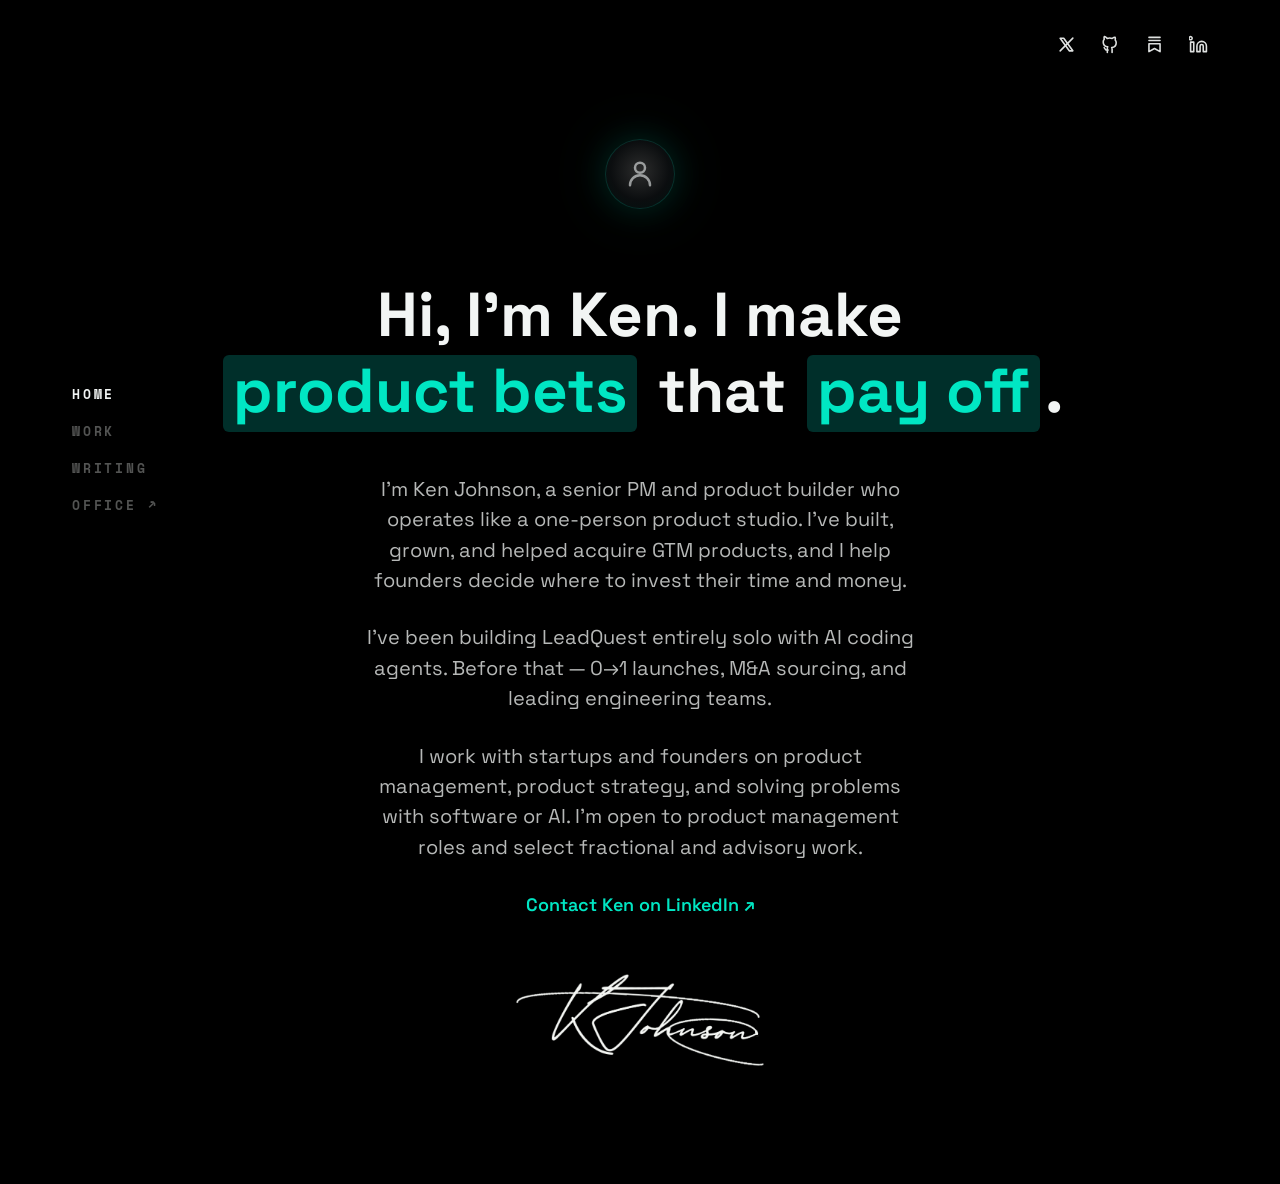
<file: index.html>
<!doctype html>
<html lang="en">
  <head>
    <meta charset="utf-8">
    <meta name="viewport" content="width=device-width, initial-scale=1">
    <title>Ken Johnson | Product Bets That Pay Off</title>
    <meta name="description" content="Ken Johnson helps startups and founders with product management, product strategy, and solving problems with software or AI.">
    <link rel="canonical" href="https://kennethjohnsontech.github.io/">
    <meta property="og:title" content="Ken Johnson | Product Bets That Pay Off">
    <meta property="og:description" content="Ken Johnson helps startups and founders with product management, product strategy, and solving problems with software or AI.">
    <meta property="og:url" content="https://kennethjohnsontech.github.io/">
    <meta property="og:type" content="website">
    <meta property="og:image" content="https://kennethjohnsontech.github.io/images/social/portfolio.png">
    <meta property="og:image:width" content="1200">
    <meta property="og:image:height" content="630">
    <meta property="og:image:alt" content="Ken Johnson's portfolio: product management, product strategy, and building software with AI.">
    <meta name="twitter:card" content="summary_large_image">
    <meta name="twitter:site" content="@Kenbuildsthings">
    <meta name="twitter:creator" content="@Kenbuildsthings">
    <link rel="icon" href="/favicon.ico" sizes="32x32">
    <link rel="icon" href="/icon-192.png" type="image/png" sizes="192x192">
    <link rel="apple-touch-icon" href="/apple-touch-icon.png">
    <script type="application/ld+json">
    {
      "@context": "https://schema.org",
      "@graph": [
        {
          "@type": "Person",
          "@id": "https://kennethjohnsontech.github.io/#person",
          "name": "Ken Johnson",
          "alternateName": "Kenneth Johnson",
          "jobTitle": "Senior Product Manager",
          "description": "Senior product manager who operates like a one-person product studio: acquisitions, 0→1 launches, and production software built solo with AI coding agents. Open to product management roles and select fractional and advisory work.",
          "url": "https://kennethjohnsontech.github.io/",
          "mainEntityOfPage": "https://kennethjohnsontech.github.io/",
          "sameAs": [
            "https://www.linkedin.com/in/kennethdjohnson/",
            "https://x.com/Kenbuildsthings",
            "https://github.com/KennethJohnsonTech",
            "https://itskenjohnson.substack.com/",
            "https://kenjohnsonproductmanager.lovable.app/"
          ],
          "knowsAbout": [
            "Product management",
            "Product strategy",
            "Build vs. buy decisions",
            "Micro-SaaS acquisitions",
            "Go-to-market products",
            "Lead generation software",
            "Building software with AI coding agents",
            "Bubble no-code development"
          ]
        },
        {
          "@type": "WebSite",
          "@id": "https://kennethjohnsontech.github.io/#website",
          "name": "Ken Johnson Portfolio",
          "url": "https://kennethjohnsontech.github.io/",
          "publisher": {
            "@id": "https://kennethjohnsontech.github.io/#person"
          }
        }
      ]
    }
    </script>
    <link rel="stylesheet" href="styles.css">
  </head>
  <body>
    <div class="site-shell home-shell">
      <nav class="side-nav" aria-label="Primary navigation">
        <a href="/" aria-current="page">HOME</a>
        <a href="work.html">WORK</a>
        <a href="writing.html">WRITING</a>
        <a href="https://kenjohnsonproductmanager.lovable.app/" title="Look around my office: an interactive portfolio">OFFICE ↗</a>
      </nav>

      <nav class="social-nav" aria-label="Social links">
        <a href="https://x.com/Kenbuildsthings" aria-label="X profile">
          <svg viewBox="0 0 24 24" aria-hidden="true"><path d="m4 4 11.5 16h4.5L8.5 4H4Z"></path><path d="M4 20 20 4"></path></svg>
        </a>
        <a href="https://github.com/KennethJohnsonTech" aria-label="GitHub profile">
          <svg viewBox="0 0 24 24" aria-hidden="true"><path d="M9 19c-4 1.5-4-2.5-5-3m10 6v-3.9c0-1.1.1-1.6-.5-2.2 2.8-.3 5.7-1.4 5.7-6.1 0-1.4-.5-2.5-1.3-3.4.1-.3.6-1.7-.1-3.4 0 0-1.1-.3-3.6 1.3a12.3 12.3 0 0 0-6.4 0C5.3 1.7 4.2 2 4.2 2c-.7 1.7-.2 3.1-.1 3.4A4.8 4.8 0 0 0 2.8 8.8c0 4.7 2.9 5.8 5.7 6.1-.6.5-.6 1.2-.5 2.2V22"></path></svg>
        </a>
        <a href="https://itskenjohnson.substack.com/" aria-label="Substack newsletter">
          <svg viewBox="0 0 24 24" aria-hidden="true"><path d="M5 3h14"></path><path d="M5 7h14"></path><path d="M5 11h14v10l-7-4-7 4Z"></path></svg>
        </a>
        <a href="https://www.linkedin.com/in/kennethdjohnson/" aria-label="LinkedIn profile">
          <svg viewBox="0 0 24 24" aria-hidden="true"><path d="M16 8a6 6 0 0 1 6 6v7h-4v-7a2 2 0 0 0-4 0v7h-4v-7a6 6 0 0 1 6-6Z"></path><path d="M2 9h4v12H2z"></path><path d="M4 4a2 2 0 1 0 0 .1"></path></svg>
        </a>
      </nav>

      <main class="home-main">
        <div class="avatar-mark" aria-hidden="true">
          <svg viewBox="0 0 24 24"><path d="M20 21a8 8 0 0 0-16 0"></path><circle cx="12" cy="7" r="4"></circle></svg>
        </div>

        <h1 class="home-title">
          <span>Hi, I'm Ken. I make</span>
          <span><mark>product bets</mark> that <mark>pay off</mark>.</span>
        </h1>

        <div class="home-copy">
          <p>I'm Ken Johnson, a senior PM and product builder who operates like a one-person product studio. I've built, grown, and helped acquire GTM products, and I help founders decide where to invest their time and money.</p>
          <p>I've been building LeadQuest entirely solo with AI coding agents. Before that — 0→1 launches, M&amp;A sourcing, and leading engineering teams.</p>
          <p>I work with startups and founders on product management, product strategy, and solving problems with software or AI. I'm open to product management roles and select fractional and advisory work.</p>
        </div>

        <a class="cta-link home-contact" href="https://www.linkedin.com/in/kennethdjohnson/">Contact Ken on LinkedIn ↗</a>
        <img class="signature" src="signature.png" alt="Kenneth Johnson signature">
      </main>
    </div>
  </body>
</html>
</file>
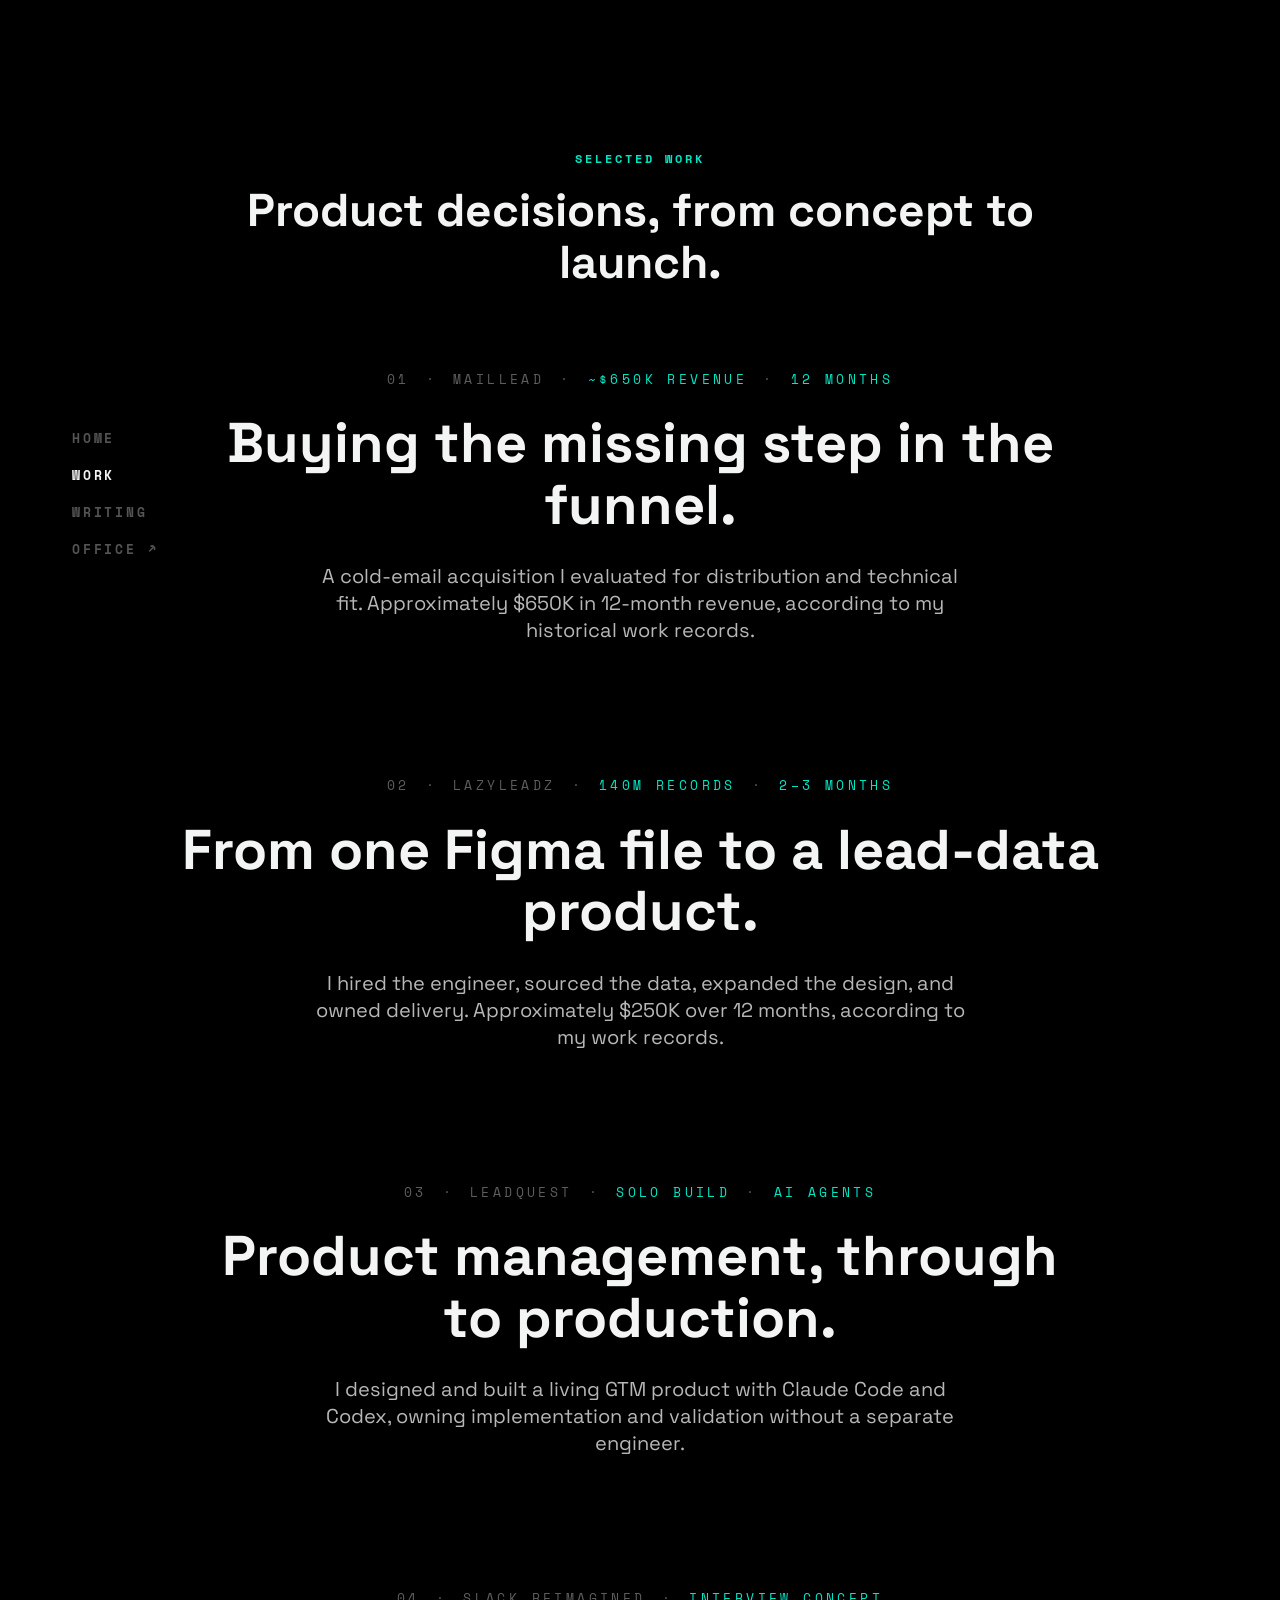
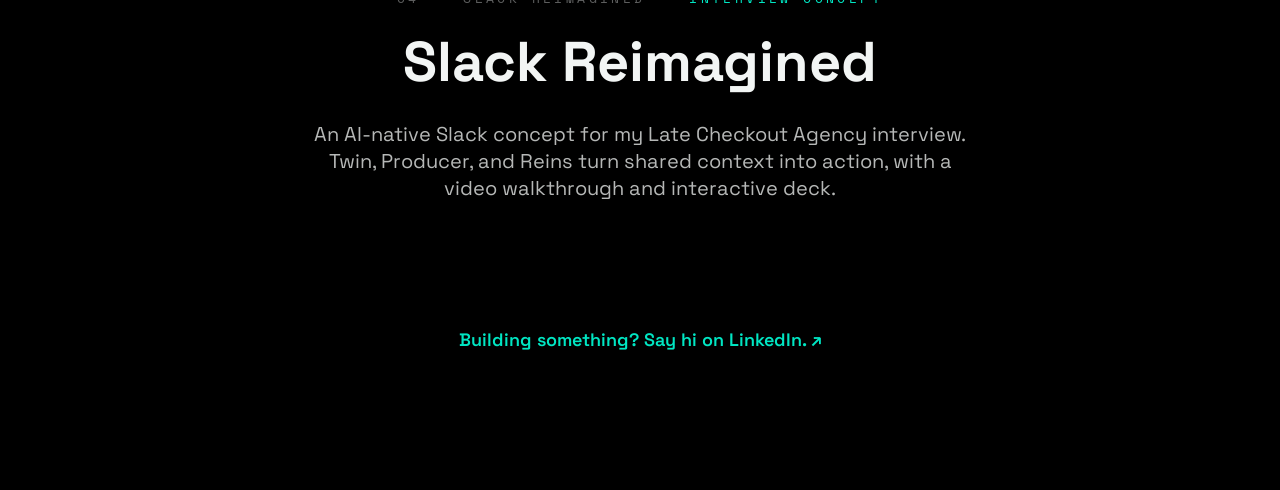
<file: work.html>
<!doctype html>
<html lang="en">
  <head>
    <meta charset="utf-8">
    <meta name="viewport" content="width=device-width, initial-scale=1">
    <title>Selected Work | Ken Johnson</title>
    <meta name="description" content="Explore Ken Johnson's product work on MailLead, LazyLeadz, and LeadQuest, plus Slack Reimagined, an AI-native strategy concept.">
    <link rel="canonical" href="https://kennethjohnsontech.github.io/work.html">
    <meta property="og:title" content="Selected Work | Ken Johnson">
    <meta property="og:description" content="Explore Ken Johnson's product work on MailLead, LazyLeadz, and LeadQuest, plus Slack Reimagined, an AI-native strategy concept.">
    <meta property="og:url" content="https://kennethjohnsontech.github.io/work.html">
    <meta property="og:type" content="website">
    <meta property="og:image" content="https://kennethjohnsontech.github.io/images/social/portfolio.png">
    <meta property="og:image:width" content="1200">
    <meta property="og:image:height" content="630">
    <meta property="og:image:alt" content="Ken Johnson's portfolio: product management, product strategy, and building software with AI.">
    <meta name="twitter:card" content="summary_large_image">
    <meta name="twitter:site" content="@Kenbuildsthings">
    <meta name="twitter:creator" content="@Kenbuildsthings">
    <link rel="icon" href="/favicon.ico" sizes="32x32">
    <link rel="icon" href="/icon-192.png" type="image/png" sizes="192x192">
    <link rel="apple-touch-icon" href="/apple-touch-icon.png">
    <link rel="stylesheet" href="styles.css">
  </head>
  <body>
    <div class="site-shell work-shell">
      <nav class="side-nav" aria-label="Primary navigation">
        <a href="/">HOME</a>
        <a href="work.html" aria-current="page">WORK</a>
        <a href="writing.html">WRITING</a>
        <a href="https://kenjohnsonproductmanager.lovable.app/" title="Look around my office: an interactive portfolio">OFFICE ↗</a>
      </nav>

      <main class="work-main">
        <header class="work-header">
          <p class="mono-label">Selected Work</p>
          <h1>Product decisions, from concept to launch.</h1>
        </header>

        <section class="work-entry">
          <p class="work-meta"><span>01</span><span>·</span><span>MAILLEAD</span><span>·</span><strong>~$650K REVENUE</strong><span>·</span><strong>12 MONTHS</strong></p>
          <a href="work/maillead.html" class="work-title">Buying the missing step in the funnel.</a>
          <p>A cold-email acquisition I evaluated for distribution and technical fit. Approximately $650K in 12-month revenue, according to my historical work records.</p>
        </section>

        <section class="work-entry work-entry-wide">
          <p class="work-meta"><span>02</span><span>·</span><span>LAZYLEADZ</span><span>·</span><strong>140M RECORDS</strong><span>·</span><strong>2–3 MONTHS</strong></p>
          <a href="work/lazyleadz.html" class="work-title">From one Figma file to a lead-data product.</a>
          <p>I hired the engineer, sourced the data, expanded the design, and owned delivery. Approximately $250K over 12 months, according to my work records.</p>
        </section>

        <section class="work-entry">
          <p class="work-meta"><span>03</span><span>·</span><span>LEADQUEST</span><span>·</span><strong>SOLO BUILD</strong><span>·</span><strong>AI AGENTS</strong></p>
          <a href="work/leadquest.html" class="work-title">Product management, through to production.</a>
          <p>I designed and built a living GTM product with Claude Code and Codex, owning implementation and validation without a separate engineer.</p>
        </section>

        <section class="work-entry">
          <p class="work-meta"><span>04</span><span>·</span><span>SLACK REIMAGINED</span><span>·</span><strong>INTERVIEW CONCEPT</strong></p>
          <a href="work/slack-reimagined.html" class="work-title">Slack Reimagined</a>
          <p>An AI-native Slack concept for my Late Checkout Agency interview. Twin, Producer, and Reins turn shared context into action, with a video walkthrough and interactive deck.</p>
        </section>

        <a class="cta-link work-cta" href="https://www.linkedin.com/in/kennethdjohnson/">Building something? Say hi on LinkedIn. ↗</a>
      </main>
    </div>
  </body>
</html>
</file>
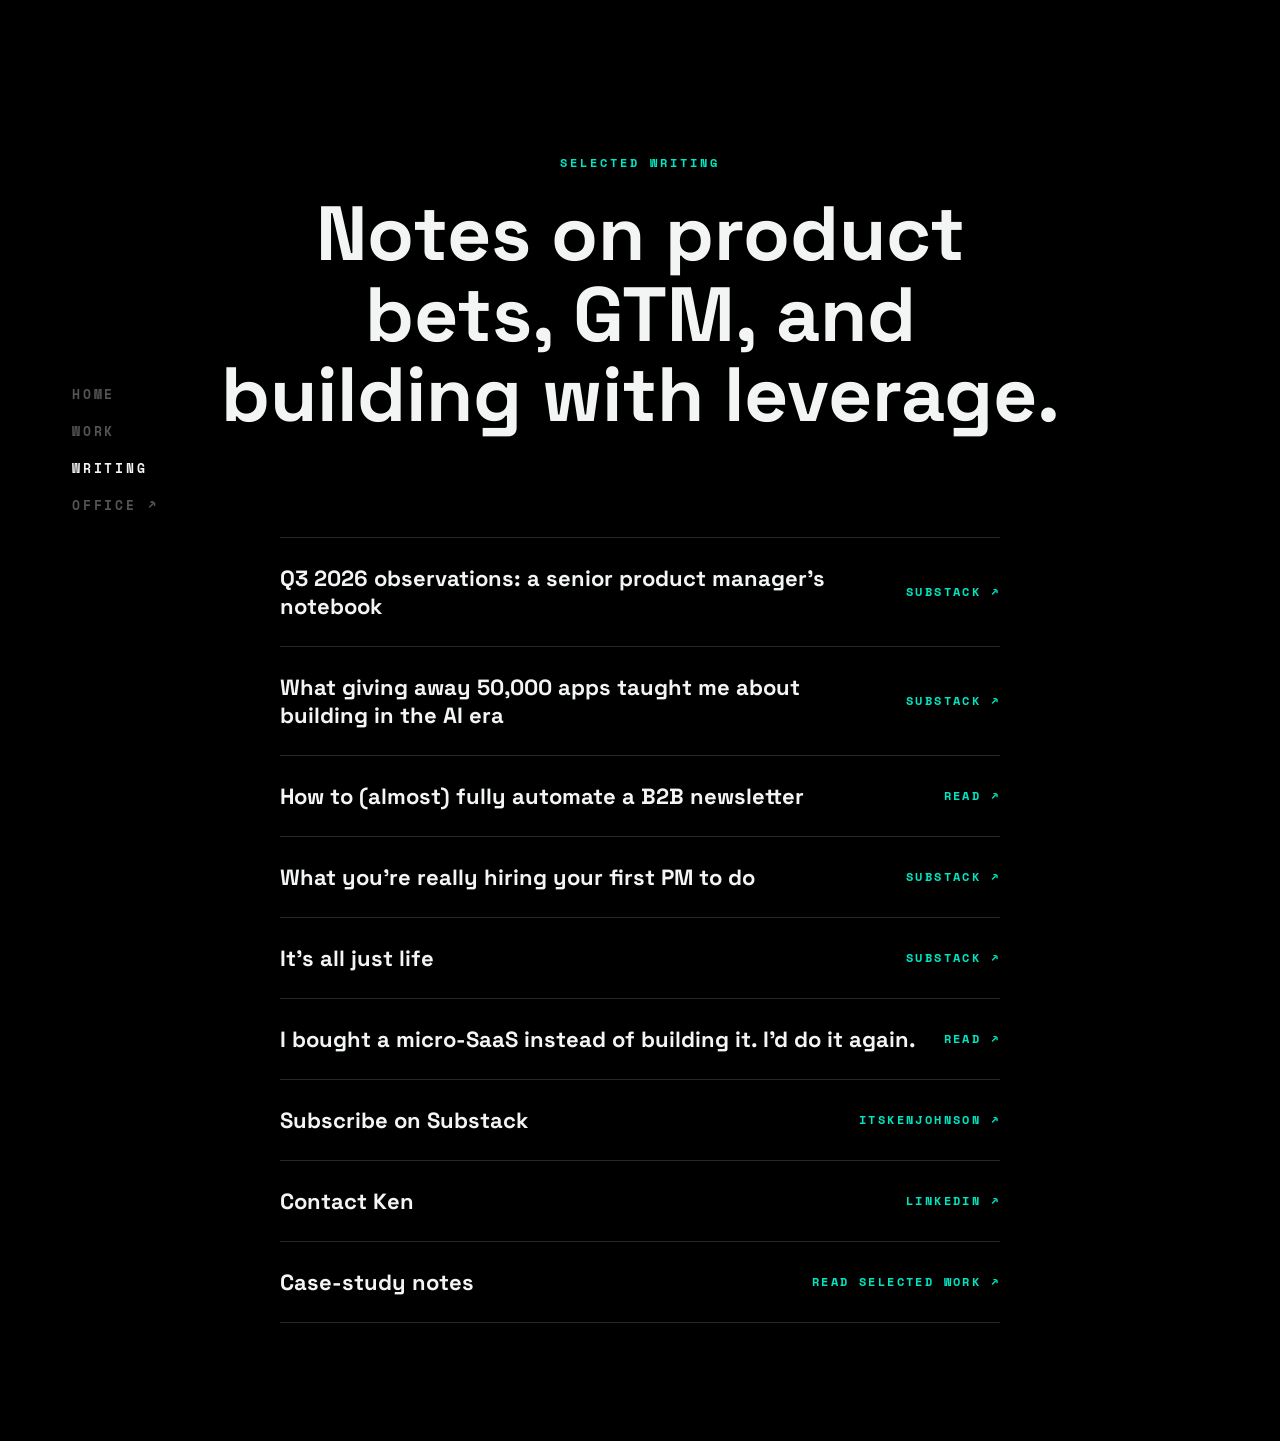
<file: writing.html>
<!doctype html>
<html lang="en">
  <head>
    <meta charset="utf-8">
    <meta name="viewport" content="width=device-width, initial-scale=1">
    <title>Writing | Ken Johnson</title>
    <meta name="description" content="Essays by Ken Johnson on product bets, hiring your first PM, building with AI, and buying a micro-SaaS, plus his Substack.">
    <link rel="canonical" href="https://kennethjohnsontech.github.io/writing.html">
    <meta property="og:title" content="Writing | Ken Johnson">
    <meta property="og:description" content="Essays by Ken Johnson on product bets, hiring your first PM, building with AI, and buying a micro-SaaS, plus his Substack.">
    <meta property="og:url" content="https://kennethjohnsontech.github.io/writing.html">
    <meta property="og:type" content="website">
    <meta property="og:image" content="https://kennethjohnsontech.github.io/images/social/portfolio.png">
    <meta property="og:image:width" content="1200">
    <meta property="og:image:height" content="630">
    <meta property="og:image:alt" content="Ken Johnson's portfolio: product management, product strategy, and building software with AI.">
    <meta name="twitter:card" content="summary_large_image">
    <meta name="twitter:site" content="@Kenbuildsthings">
    <meta name="twitter:creator" content="@Kenbuildsthings">
    <link rel="icon" href="/favicon.ico" sizes="32x32">
    <link rel="icon" href="/icon-192.png" type="image/png" sizes="192x192">
    <link rel="apple-touch-icon" href="/apple-touch-icon.png">
    <link rel="stylesheet" href="styles.css">
  </head>
  <body>
    <div class="site-shell writing-shell">
      <nav class="side-nav" aria-label="Primary navigation">
        <a href="/">HOME</a>
        <a href="work.html">WORK</a>
        <a href="writing.html" aria-current="page">WRITING</a>
        <a href="https://kenjohnsonproductmanager.lovable.app/" title="Look around my office: an interactive portfolio">OFFICE ↗</a>
      </nav>

      <main class="writing-main">
        <p class="mono-label">Selected Writing</p>
        <h1>Notes on product bets, GTM, and building with leverage.</h1>

        <section class="writing-list" aria-label="Selected writing links">
          <a href="https://itskenjohnson.substack.com/p/q3-2026-observations-a-senior-product" class="writing-row">
            <span>Q3 2026 observations: a senior product manager's notebook</span>
            <strong>Substack ↗</strong>
          </a>
          <a href="https://itskenjohnson.substack.com/p/what-giving-away-50000-apps-taught" class="writing-row">
            <span>What giving away 50,000 apps taught me about building in the AI era</span>
            <strong>Substack ↗</strong>
          </a>
          <a href="writing/how-to-almost-fully-automate-a-b2b-newsletter.html" class="writing-row">
            <span>How to (almost) fully automate a B2B newsletter</span>
            <strong>Read ↗</strong>
          </a>
          <a href="https://itskenjohnson.substack.com/p/what-youre-really-hiring-your-first" class="writing-row">
            <span>What you're really hiring your first PM to do</span>
            <strong>Substack ↗</strong>
          </a>
          <a href="https://itskenjohnson.substack.com/p/its-all-just-life" class="writing-row">
            <span>It's all just life</span>
            <strong>Substack ↗</strong>
          </a>
          <a href="writing/i-bought-a-micro-saas.html" class="writing-row">
            <span>I bought a micro-SaaS instead of building it. I'd do it again.</span>
            <strong>Read ↗</strong>
          </a>
          <a href="https://itskenjohnson.substack.com/" class="writing-row">
            <span>Subscribe on Substack</span>
            <strong>itskenjohnson ↗</strong>
          </a>
          <a href="https://www.linkedin.com/in/kennethdjohnson/" class="writing-row">
            <span>Contact Ken</span>
            <strong>LinkedIn ↗</strong>
          </a>
          <a href="work.html" class="writing-row">
            <span>Case-study notes</span>
            <strong>Read selected work ↗</strong>
          </a>
        </section>
      </main>
    </div>
  </body>
</html>
</file>
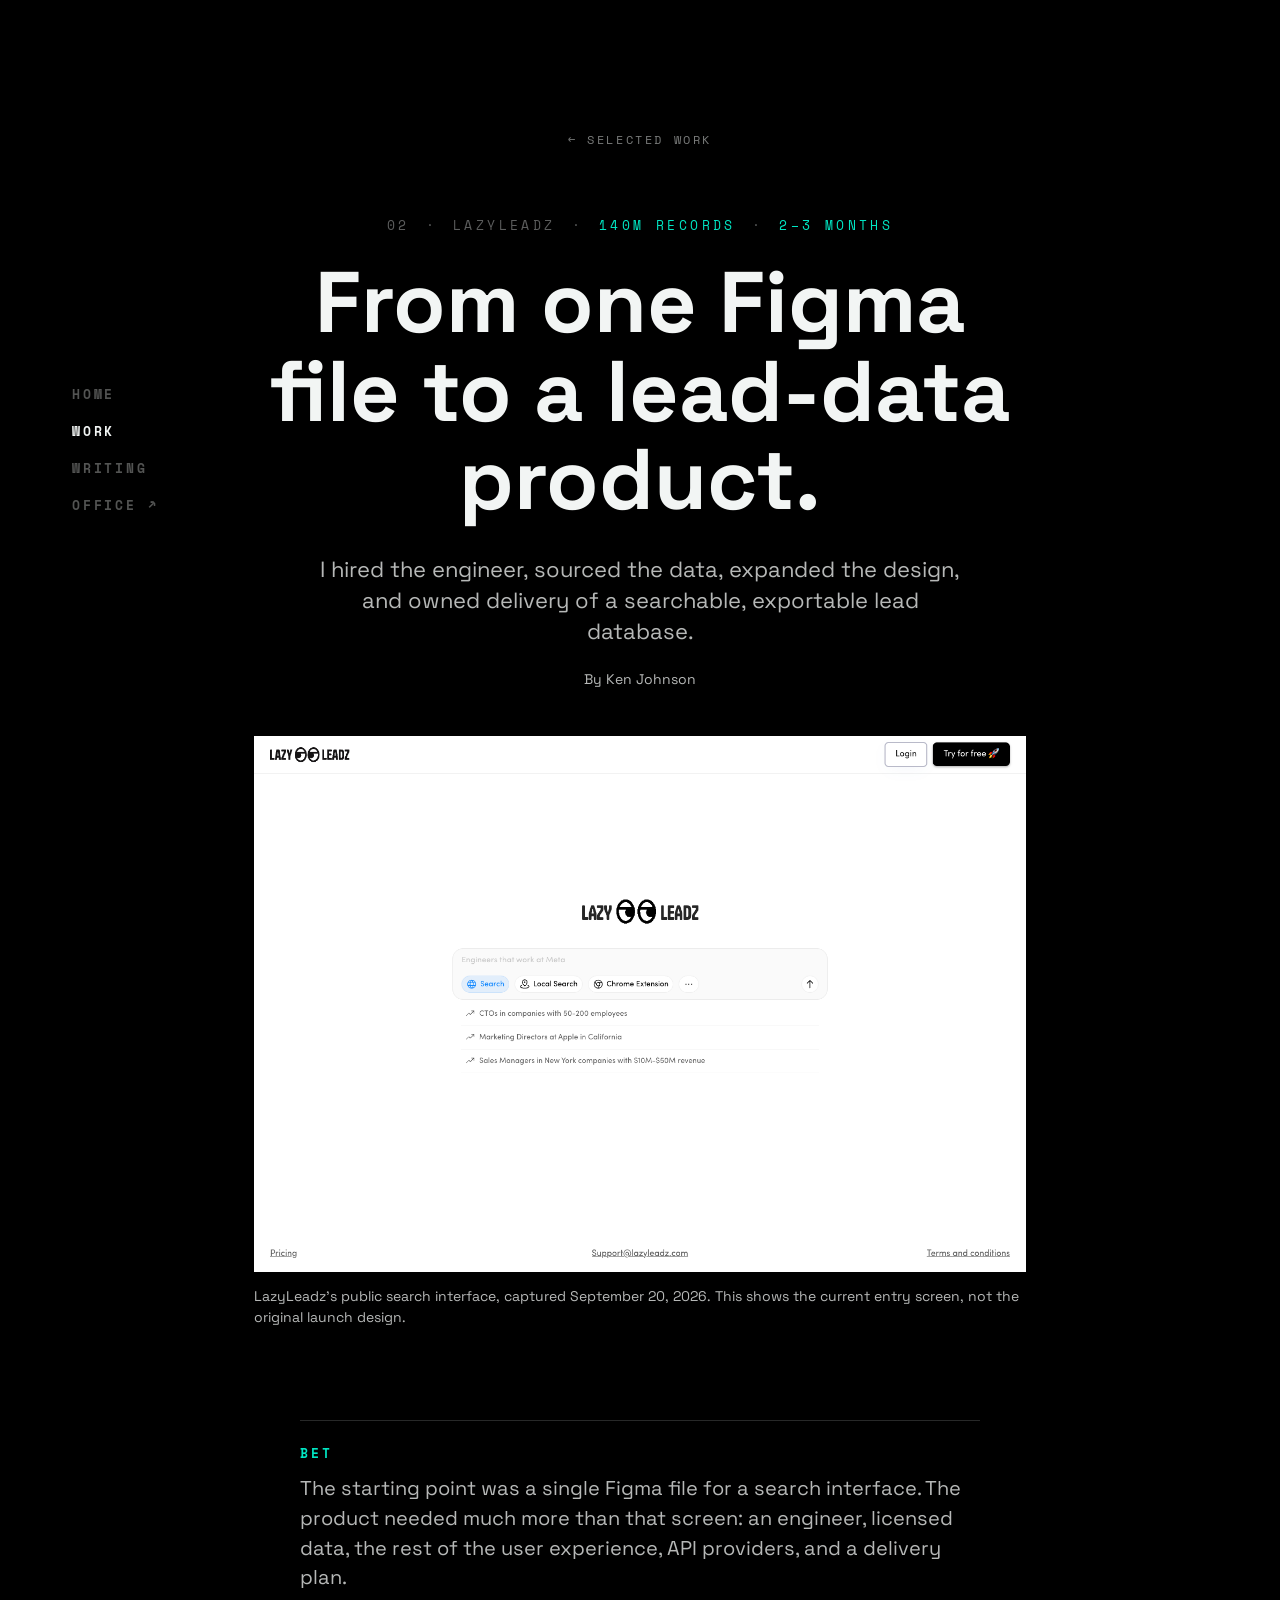
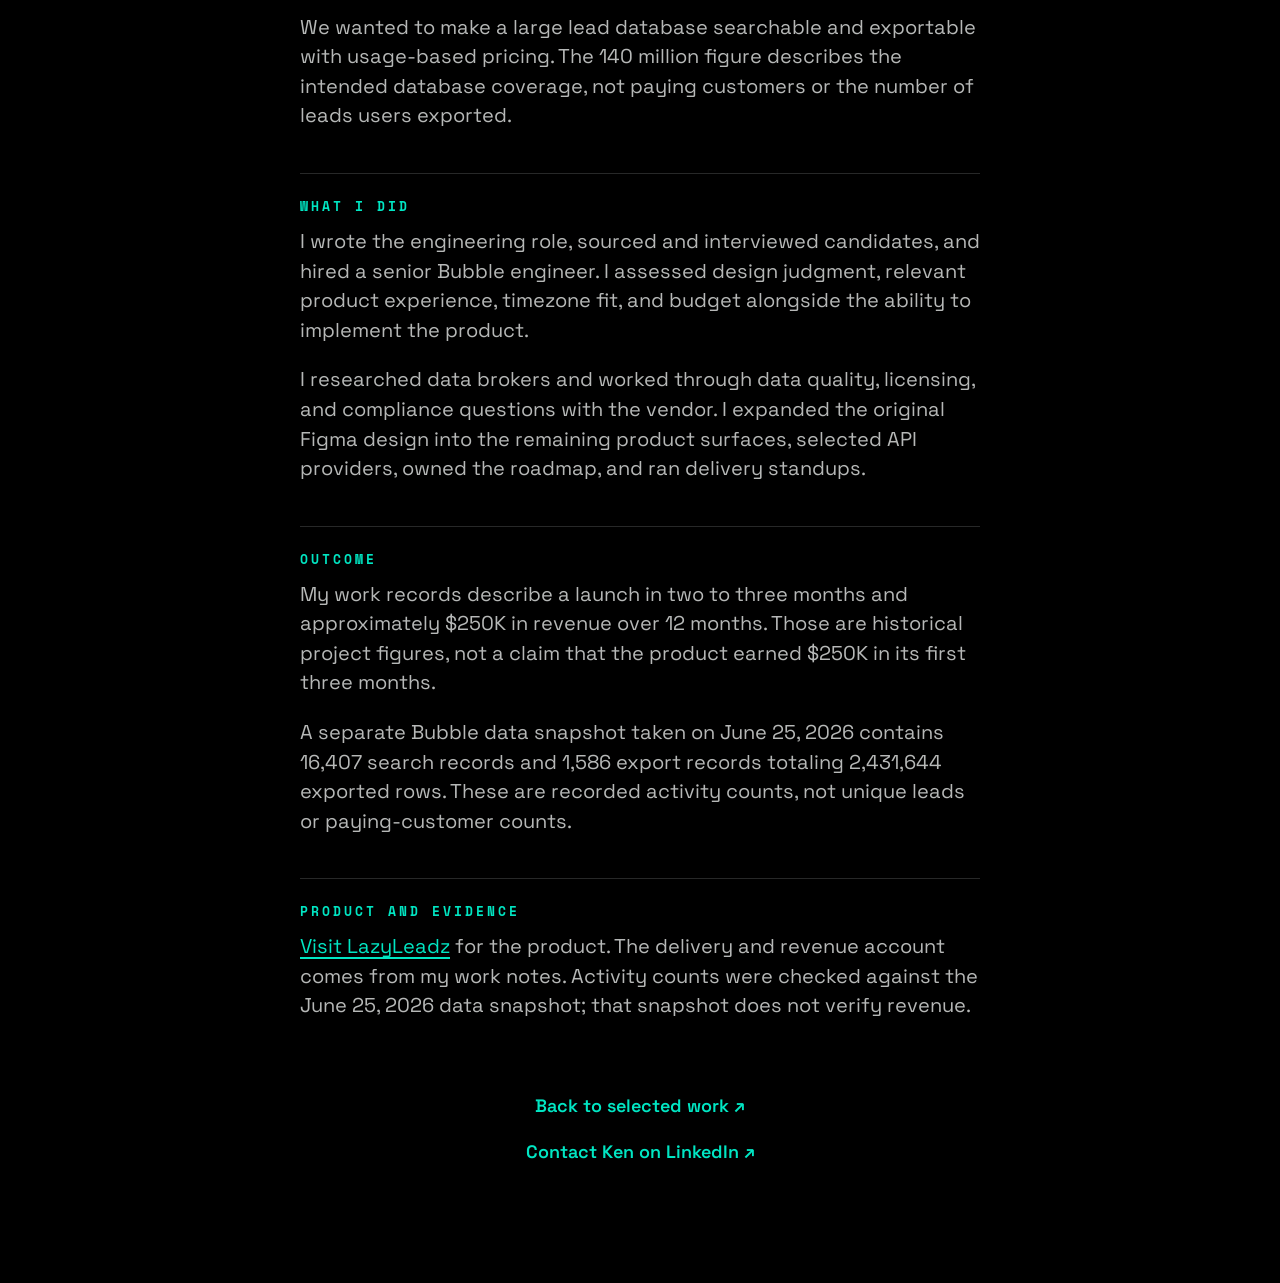
<file: work/lazyleadz.html>
<!doctype html>
<html lang="en">
  <head>
    <meta charset="utf-8">
    <meta name="viewport" content="width=device-width, initial-scale=1">
    <title>LazyLeadz | Ken Johnson</title>
    <meta name="description" content="Ken Johnson's LazyLeadz case study: hiring an engineer, arranging a data deal, and designing a lead-data product.">
    <link rel="canonical" href="https://kennethjohnsontech.github.io/work/lazyleadz.html">
    <meta property="og:title" content="LazyLeadz | Ken Johnson">
    <meta property="og:description" content="Ken Johnson's LazyLeadz case study: hiring an engineer, arranging a data deal, and designing a lead-data product.">
    <meta property="og:url" content="https://kennethjohnsontech.github.io/work/lazyleadz.html">
    <meta property="og:type" content="website">
    <meta property="og:image" content="https://kennethjohnsontech.github.io/images/social/portfolio.png">
    <meta property="og:image:width" content="1200">
    <meta property="og:image:height" content="630">
    <meta property="og:image:alt" content="Ken Johnson's portfolio: product management, product strategy, and building software with AI.">
    <meta name="twitter:card" content="summary_large_image">
    <meta name="twitter:site" content="@Kenbuildsthings">
    <meta name="twitter:creator" content="@Kenbuildsthings">
    <link rel="icon" href="/favicon.ico" sizes="32x32">
    <link rel="icon" href="/icon-192.png" type="image/png" sizes="192x192">
    <link rel="apple-touch-icon" href="/apple-touch-icon.png">
    <script type="application/ld+json">
    {
      "@context": "https://schema.org",
      "@type": "CreativeWork",
      "@id": "https://kennethjohnsontech.github.io/work/lazyleadz.html#case-study",
      "name": "LazyLeadz case study",
      "url": "https://kennethjohnsontech.github.io/work/lazyleadz.html",
      "author": {
        "@id": "https://kennethjohnsontech.github.io/#person"
      }
    }
    </script>
    <link rel="stylesheet" href="../styles.css">
  </head>
  <body>
    <div class="site-shell detail-shell">
      <nav class="side-nav" aria-label="Primary navigation">
        <a href="/">HOME</a>
        <a href="../work.html" aria-current="page">WORK</a>
        <a href="../writing.html">WRITING</a>
        <a href="https://kenjohnsonproductmanager.lovable.app/" title="Look around my office: an interactive portfolio">OFFICE ↗</a>
      </nav>

      <main class="detail-main">
        <a class="back-link" href="../work.html">← Selected Work</a>
        <p class="work-meta detail-meta"><span>02</span><span>·</span><span>LAZYLEADZ</span><span>·</span><strong>140M RECORDS</strong><span>·</span><strong>2–3 MONTHS</strong></p>
        <h1>From one Figma file to a lead-data product.</h1>
        <p class="detail-summary">I hired the engineer, sourced the data, expanded the design, and owned delivery of a searchable, exportable lead database.</p>
        <p class="case-byline">By Ken Johnson</p>

        <figure class="case-figure">
          <img src="../images/work/lazyleadz-search-2026-09-20.png" width="1440" height="1000" alt="LazyLeadz's public search interface, with Search, Local Search, and Chrome Extension modes." loading="lazy">
          <figcaption>LazyLeadz's public search interface, captured September 20, 2026. This shows the current entry screen, not the original launch design.</figcaption>
        </figure>

        <section class="case-stack" aria-label="LazyLeadz case study">
          <article>
            <h2>Bet</h2>
            <p>The starting point was a single Figma file for a search interface. The product needed much more than that screen: an engineer, licensed data, the rest of the user experience, API providers, and a delivery plan.</p>
            <p>We wanted to make a large lead database searchable and exportable with usage-based pricing. The 140 million figure describes the intended database coverage, not paying customers or the number of leads users exported.</p>
          </article>
          <article>
            <h2>What I Did</h2>
            <p>I wrote the engineering role, sourced and interviewed candidates, and hired a senior Bubble engineer. I assessed design judgment, relevant product experience, timezone fit, and budget alongside the ability to implement the product.</p>
            <p>I researched data brokers and worked through data quality, licensing, and compliance questions with the vendor. I expanded the original Figma design into the remaining product surfaces, selected API providers, owned the roadmap, and ran delivery standups.</p>
          </article>
          <article>
            <h2>Outcome</h2>
            <p>My work records describe a launch in two to three months and approximately $250K in revenue over 12 months. Those are historical project figures, not a claim that the product earned $250K in its first three months.</p>
            <p>A separate Bubble data snapshot taken on June 25, 2026 contains 16,407 search records and 1,586 export records totaling 2,431,644 exported rows. These are recorded activity counts, not unique leads or paying-customer counts.</p>
          </article>
          <article>
            <h2>Product and Evidence</h2>
            <p><a href="https://lazyleadz.com/">Visit LazyLeadz</a> for the product. The delivery and revenue account comes from my work notes. Activity counts were checked against the June 25, 2026 data snapshot; that snapshot does not verify revenue.</p>
          </article>
        </section>

        <a class="cta-link detail-link" href="../work.html">Back to selected work ↗</a>
        <a class="cta-link detail-contact" href="https://www.linkedin.com/in/kennethdjohnson/">Contact Ken on LinkedIn ↗</a>
      </main>
    </div>
  </body>
</html>
</file>
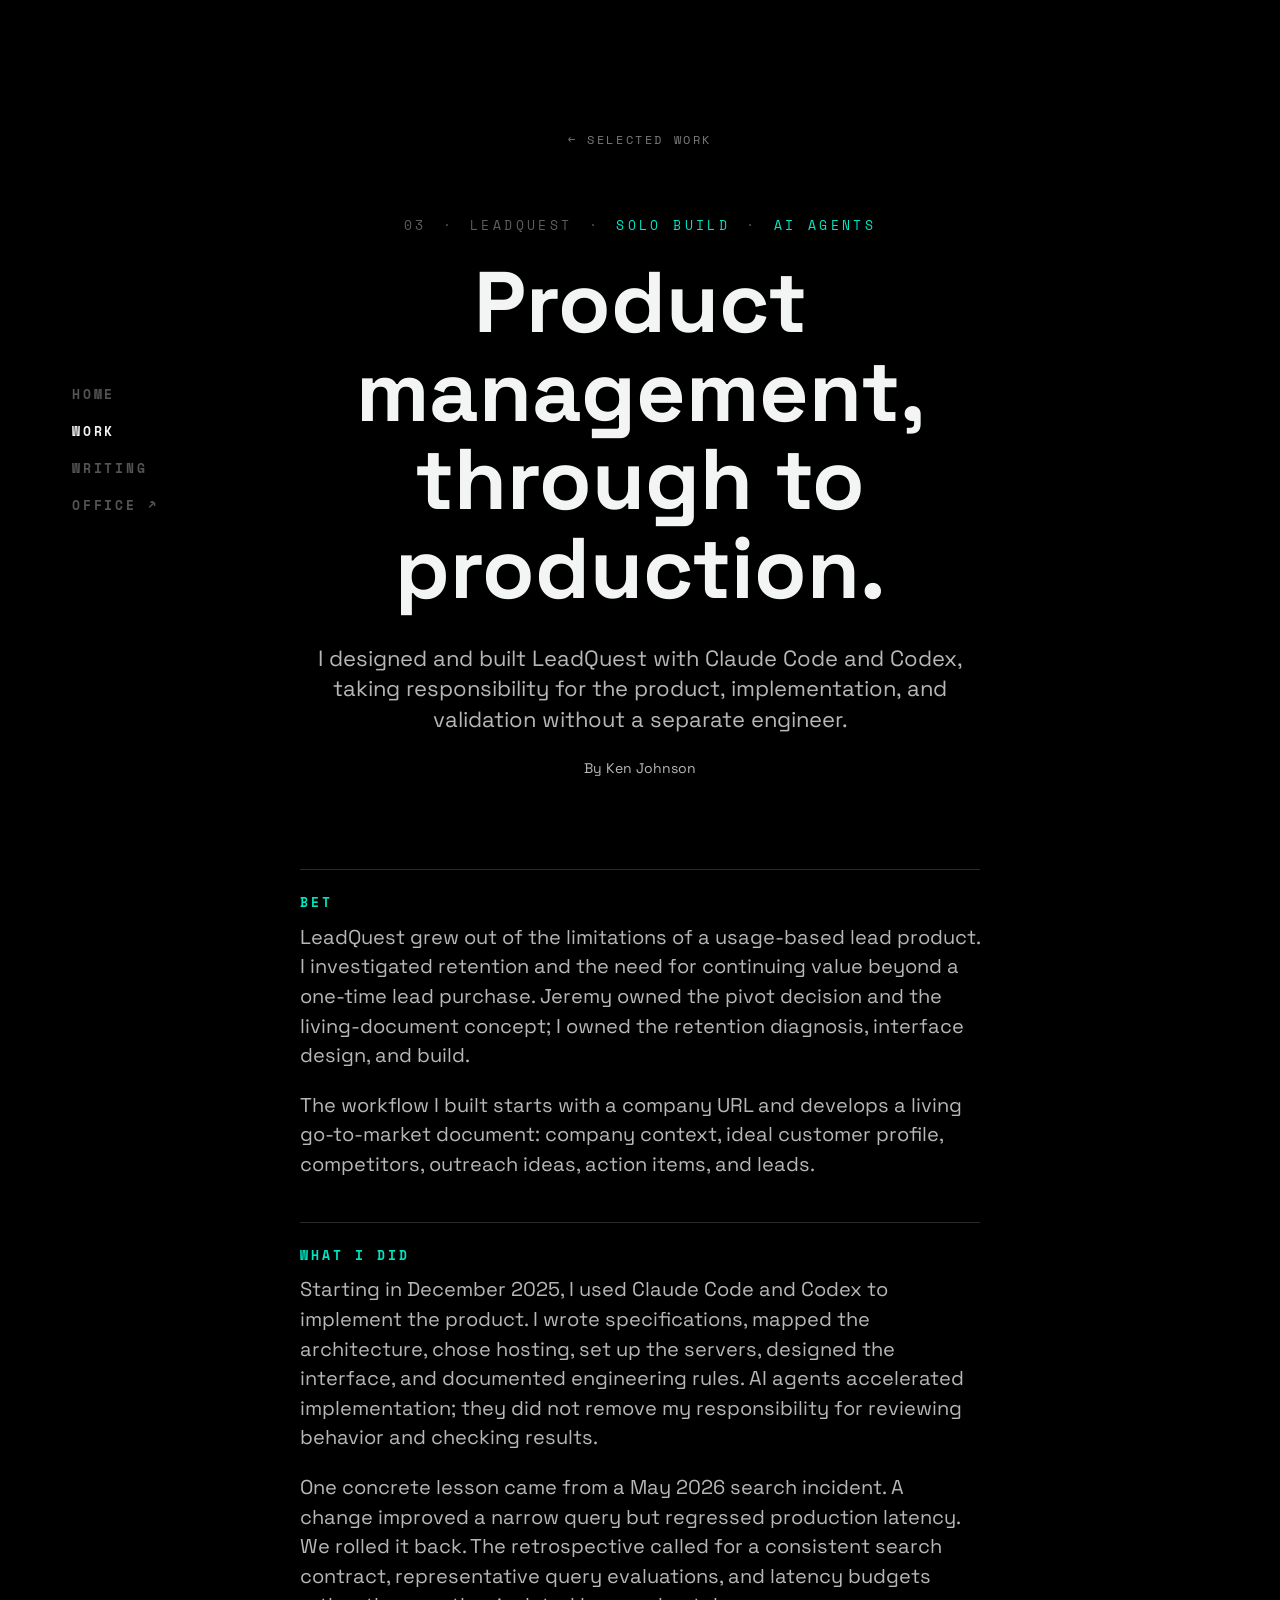
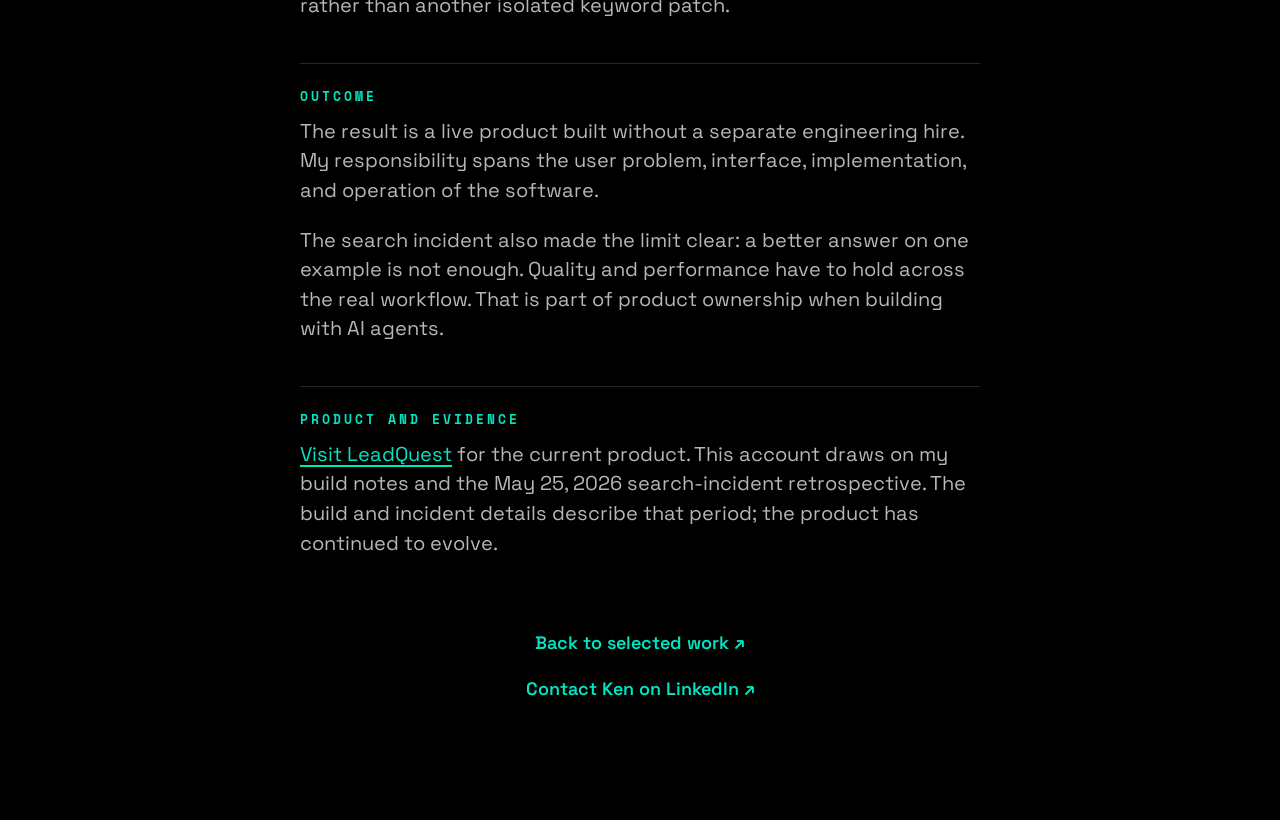
<file: work/leadquest.html>
<!doctype html>
<html lang="en">
  <head>
    <meta charset="utf-8">
    <meta name="viewport" content="width=device-width, initial-scale=1">
    <title>LeadQuest | Ken Johnson</title>
    <meta name="description" content="Ken Johnson's LeadQuest case study: building a GTM product workflow with AI coding agents.">
    <link rel="canonical" href="https://kennethjohnsontech.github.io/work/leadquest.html">
    <meta property="og:title" content="LeadQuest | Ken Johnson">
    <meta property="og:description" content="Ken Johnson's LeadQuest case study: building a GTM product workflow with AI coding agents.">
    <meta property="og:url" content="https://kennethjohnsontech.github.io/work/leadquest.html">
    <meta property="og:type" content="website">
    <meta property="og:image" content="https://kennethjohnsontech.github.io/images/social/portfolio.png">
    <meta property="og:image:width" content="1200">
    <meta property="og:image:height" content="630">
    <meta property="og:image:alt" content="Ken Johnson's portfolio: product management, product strategy, and building software with AI.">
    <meta name="twitter:card" content="summary_large_image">
    <meta name="twitter:site" content="@Kenbuildsthings">
    <meta name="twitter:creator" content="@Kenbuildsthings">
    <link rel="icon" href="/favicon.ico" sizes="32x32">
    <link rel="icon" href="/icon-192.png" type="image/png" sizes="192x192">
    <link rel="apple-touch-icon" href="/apple-touch-icon.png">
    <script type="application/ld+json">
    {
      "@context": "https://schema.org",
      "@type": "CreativeWork",
      "@id": "https://kennethjohnsontech.github.io/work/leadquest.html#case-study",
      "name": "LeadQuest case study",
      "url": "https://kennethjohnsontech.github.io/work/leadquest.html",
      "author": {
        "@id": "https://kennethjohnsontech.github.io/#person"
      }
    }
    </script>
    <link rel="stylesheet" href="../styles.css">
  </head>
  <body>
    <div class="site-shell detail-shell">
      <nav class="side-nav" aria-label="Primary navigation">
        <a href="/">HOME</a>
        <a href="../work.html" aria-current="page">WORK</a>
        <a href="../writing.html">WRITING</a>
        <a href="https://kenjohnsonproductmanager.lovable.app/" title="Look around my office: an interactive portfolio">OFFICE ↗</a>
      </nav>

      <main class="detail-main">
        <a class="back-link" href="../work.html">← Selected Work</a>
        <p class="work-meta detail-meta"><span>03</span><span>·</span><span>LEADQUEST</span><span>·</span><strong>SOLO BUILD</strong><span>·</span><strong>AI AGENTS</strong></p>
        <h1>Product management, through to production.</h1>
        <p class="detail-summary">I designed and built LeadQuest with Claude Code and Codex, taking responsibility for the product, implementation, and validation without a separate engineer.</p>
        <p class="case-byline">By Ken Johnson</p>

        <section class="case-stack" aria-label="LeadQuest case study">
          <article>
            <h2>Bet</h2>
            <p>LeadQuest grew out of the limitations of a usage-based lead product. I investigated retention and the need for continuing value beyond a one-time lead purchase. Jeremy owned the pivot decision and the living-document concept; I owned the retention diagnosis, interface design, and build.</p>
            <p>The workflow I built starts with a company URL and develops a living go-to-market document: company context, ideal customer profile, competitors, outreach ideas, action items, and leads.</p>
          </article>
          <article>
            <h2>What I Did</h2>
            <p>Starting in December 2025, I used Claude Code and Codex to implement the product. I wrote specifications, mapped the architecture, chose hosting, set up the servers, designed the interface, and documented engineering rules. AI agents accelerated implementation; they did not remove my responsibility for reviewing behavior and checking results.</p>
            <p>One concrete lesson came from a May 2026 search incident. A change improved a narrow query but regressed production latency. We rolled it back. The retrospective called for a consistent search contract, representative query evaluations, and latency budgets rather than another isolated keyword patch.</p>
          </article>
          <article>
            <h2>Outcome</h2>
            <p>The result is a live product built without a separate engineering hire. My responsibility spans the user problem, interface, implementation, and operation of the software.</p>
            <p>The search incident also made the limit clear: a better answer on one example is not enough. Quality and performance have to hold across the real workflow. That is part of product ownership when building with AI agents.</p>
          </article>
          <article>
            <h2>Product and Evidence</h2>
            <p><a href="https://leadquest.ai/">Visit LeadQuest</a> for the current product. This account draws on my build notes and the May 25, 2026 search-incident retrospective. The build and incident details describe that period; the product has continued to evolve.</p>
          </article>
        </section>

        <a class="cta-link detail-link" href="../work.html">Back to selected work ↗</a>
        <a class="cta-link detail-contact" href="https://www.linkedin.com/in/kennethdjohnson/">Contact Ken on LinkedIn ↗</a>
      </main>
    </div>
  </body>
</html>
</file>
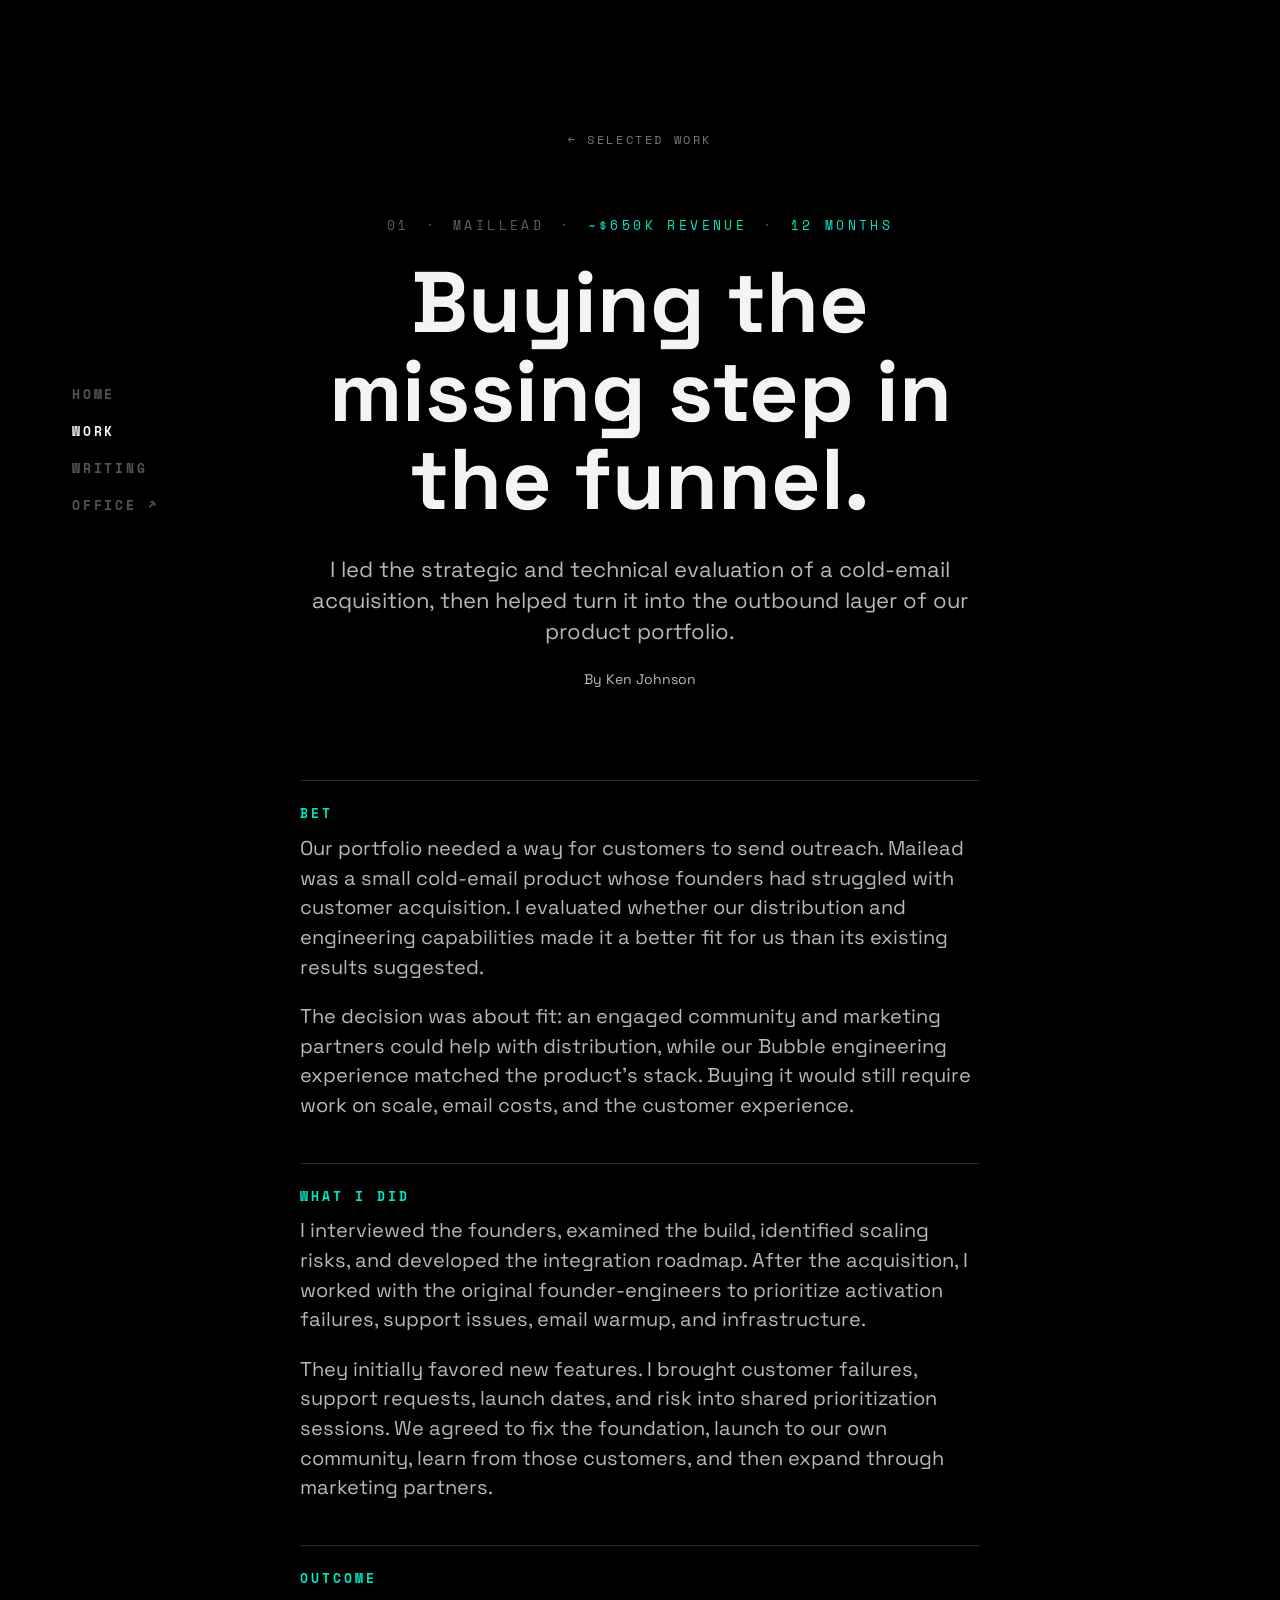
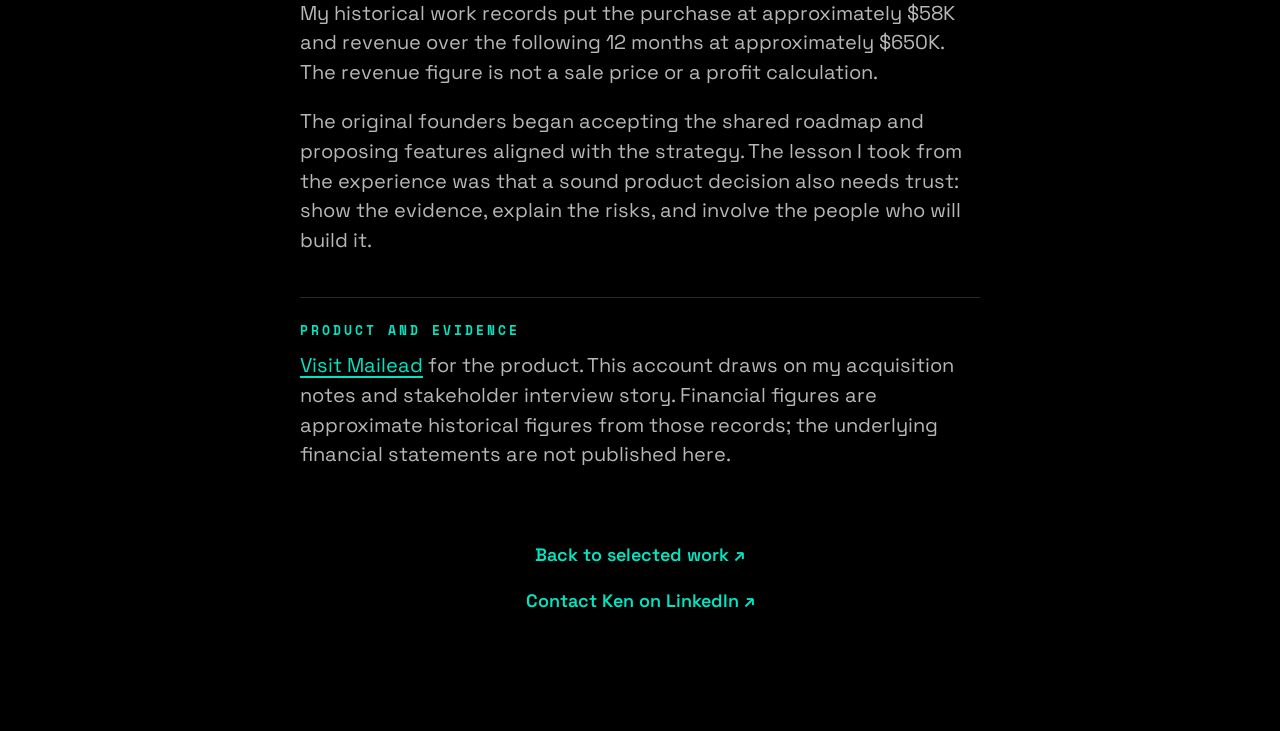
<file: work/maillead.html>
<!doctype html>
<html lang="en">
  <head>
    <meta charset="utf-8">
    <meta name="viewport" content="width=device-width, initial-scale=1">
    <title>MailLead | Ken Johnson</title>
    <meta name="description" content="Ken Johnson's MailLead case study: the build-versus-buy decision, acquisition evaluation, and product and go-to-market work.">
    <link rel="canonical" href="https://kennethjohnsontech.github.io/work/maillead.html">
    <meta property="og:title" content="MailLead | Ken Johnson">
    <meta property="og:description" content="Ken Johnson's MailLead case study: the build-versus-buy decision, acquisition evaluation, and product and go-to-market work.">
    <meta property="og:url" content="https://kennethjohnsontech.github.io/work/maillead.html">
    <meta property="og:type" content="website">
    <meta property="og:image" content="https://kennethjohnsontech.github.io/images/social/portfolio.png">
    <meta property="og:image:width" content="1200">
    <meta property="og:image:height" content="630">
    <meta property="og:image:alt" content="Ken Johnson's portfolio: product management, product strategy, and building software with AI.">
    <meta name="twitter:card" content="summary_large_image">
    <meta name="twitter:site" content="@Kenbuildsthings">
    <meta name="twitter:creator" content="@Kenbuildsthings">
    <link rel="icon" href="/favicon.ico" sizes="32x32">
    <link rel="icon" href="/icon-192.png" type="image/png" sizes="192x192">
    <link rel="apple-touch-icon" href="/apple-touch-icon.png">
    <script type="application/ld+json">
    {
      "@context": "https://schema.org",
      "@type": "CreativeWork",
      "@id": "https://kennethjohnsontech.github.io/work/maillead.html#case-study",
      "name": "MailLead case study",
      "url": "https://kennethjohnsontech.github.io/work/maillead.html",
      "author": {
        "@id": "https://kennethjohnsontech.github.io/#person"
      }
    }
    </script>
    <link rel="stylesheet" href="../styles.css">
  </head>
  <body>
    <div class="site-shell detail-shell">
      <nav class="side-nav" aria-label="Primary navigation">
        <a href="/">HOME</a>
        <a href="../work.html" aria-current="page">WORK</a>
        <a href="../writing.html">WRITING</a>
        <a href="https://kenjohnsonproductmanager.lovable.app/" title="Look around my office: an interactive portfolio">OFFICE ↗</a>
      </nav>

      <main class="detail-main">
        <a class="back-link" href="../work.html">← Selected Work</a>
        <p class="work-meta detail-meta"><span>01</span><span>·</span><span>MAILLEAD</span><span>·</span><strong>~$650K REVENUE</strong><span>·</span><strong>12 MONTHS</strong></p>
        <h1>Buying the missing step in the funnel.</h1>
        <p class="detail-summary">I led the strategic and technical evaluation of a cold-email acquisition, then helped turn it into the outbound layer of our product portfolio.</p>
        <p class="case-byline">By Ken Johnson</p>

        <section class="case-stack" aria-label="MailLead case study">
          <article>
            <h2>Bet</h2>
            <p>Our portfolio needed a way for customers to send outreach. Mailead was a small cold-email product whose founders had struggled with customer acquisition. I evaluated whether our distribution and engineering capabilities made it a better fit for us than its existing results suggested.</p>
            <p>The decision was about fit: an engaged community and marketing partners could help with distribution, while our Bubble engineering experience matched the product's stack. Buying it would still require work on scale, email costs, and the customer experience.</p>
          </article>
          <article>
            <h2>What I Did</h2>
            <p>I interviewed the founders, examined the build, identified scaling risks, and developed the integration roadmap. After the acquisition, I worked with the original founder-engineers to prioritize activation failures, support issues, email warmup, and infrastructure.</p>
            <p>They initially favored new features. I brought customer failures, support requests, launch dates, and risk into shared prioritization sessions. We agreed to fix the foundation, launch to our own community, learn from those customers, and then expand through marketing partners.</p>
          </article>
          <article>
            <h2>Outcome</h2>
            <p>My historical work records put the purchase at approximately $58K and revenue over the following 12 months at approximately $650K. The revenue figure is not a sale price or a profit calculation.</p>
            <p>The original founders began accepting the shared roadmap and proposing features aligned with the strategy. The lesson I took from the experience was that a sound product decision also needs trust: show the evidence, explain the risks, and involve the people who will build it.</p>
          </article>
          <article>
            <h2>Product and Evidence</h2>
            <p><a href="https://mailead.io/">Visit Mailead</a> for the product. This account draws on my acquisition notes and stakeholder interview story. Financial figures are approximate historical figures from those records; the underlying financial statements are not published here.</p>
          </article>
        </section>

        <a class="cta-link detail-link" href="../work.html">Back to selected work ↗</a>
        <a class="cta-link detail-contact" href="https://www.linkedin.com/in/kennethdjohnson/">Contact Ken on LinkedIn ↗</a>
      </main>
    </div>
  </body>
</html>
</file>
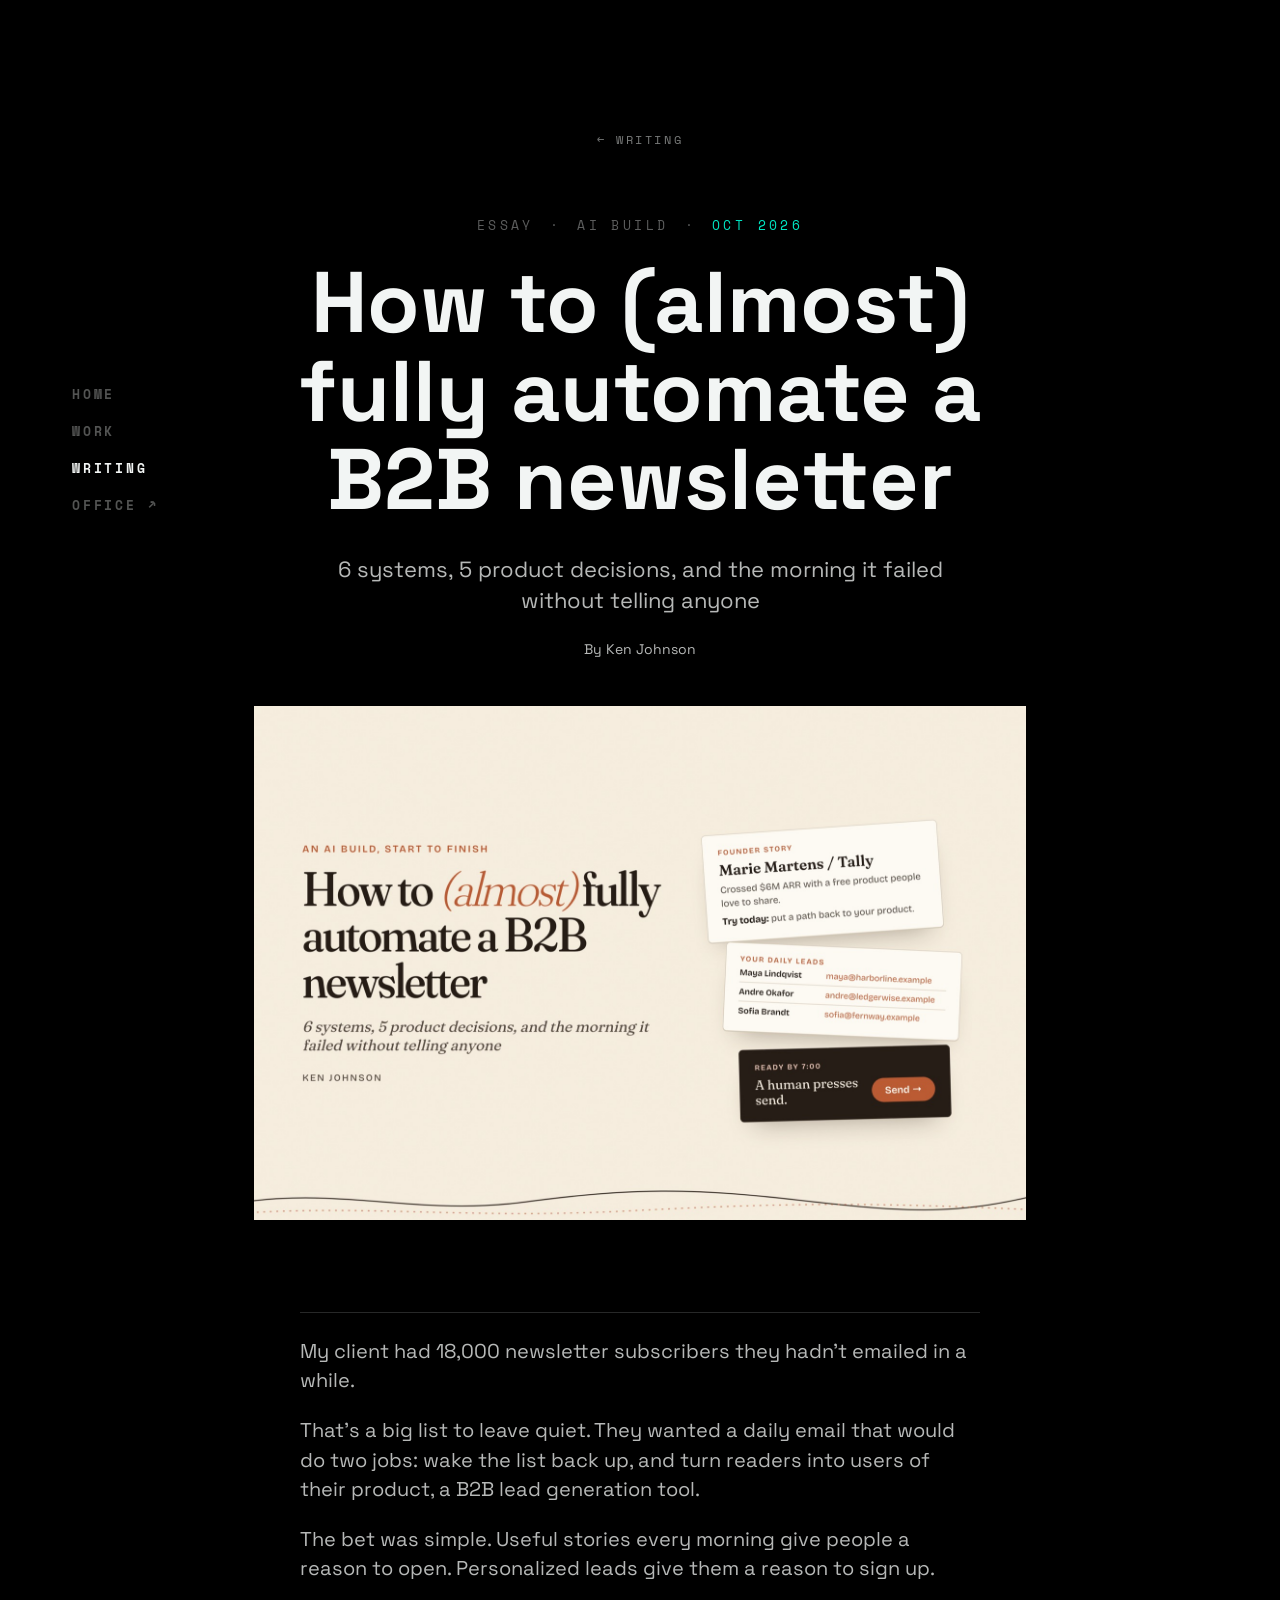
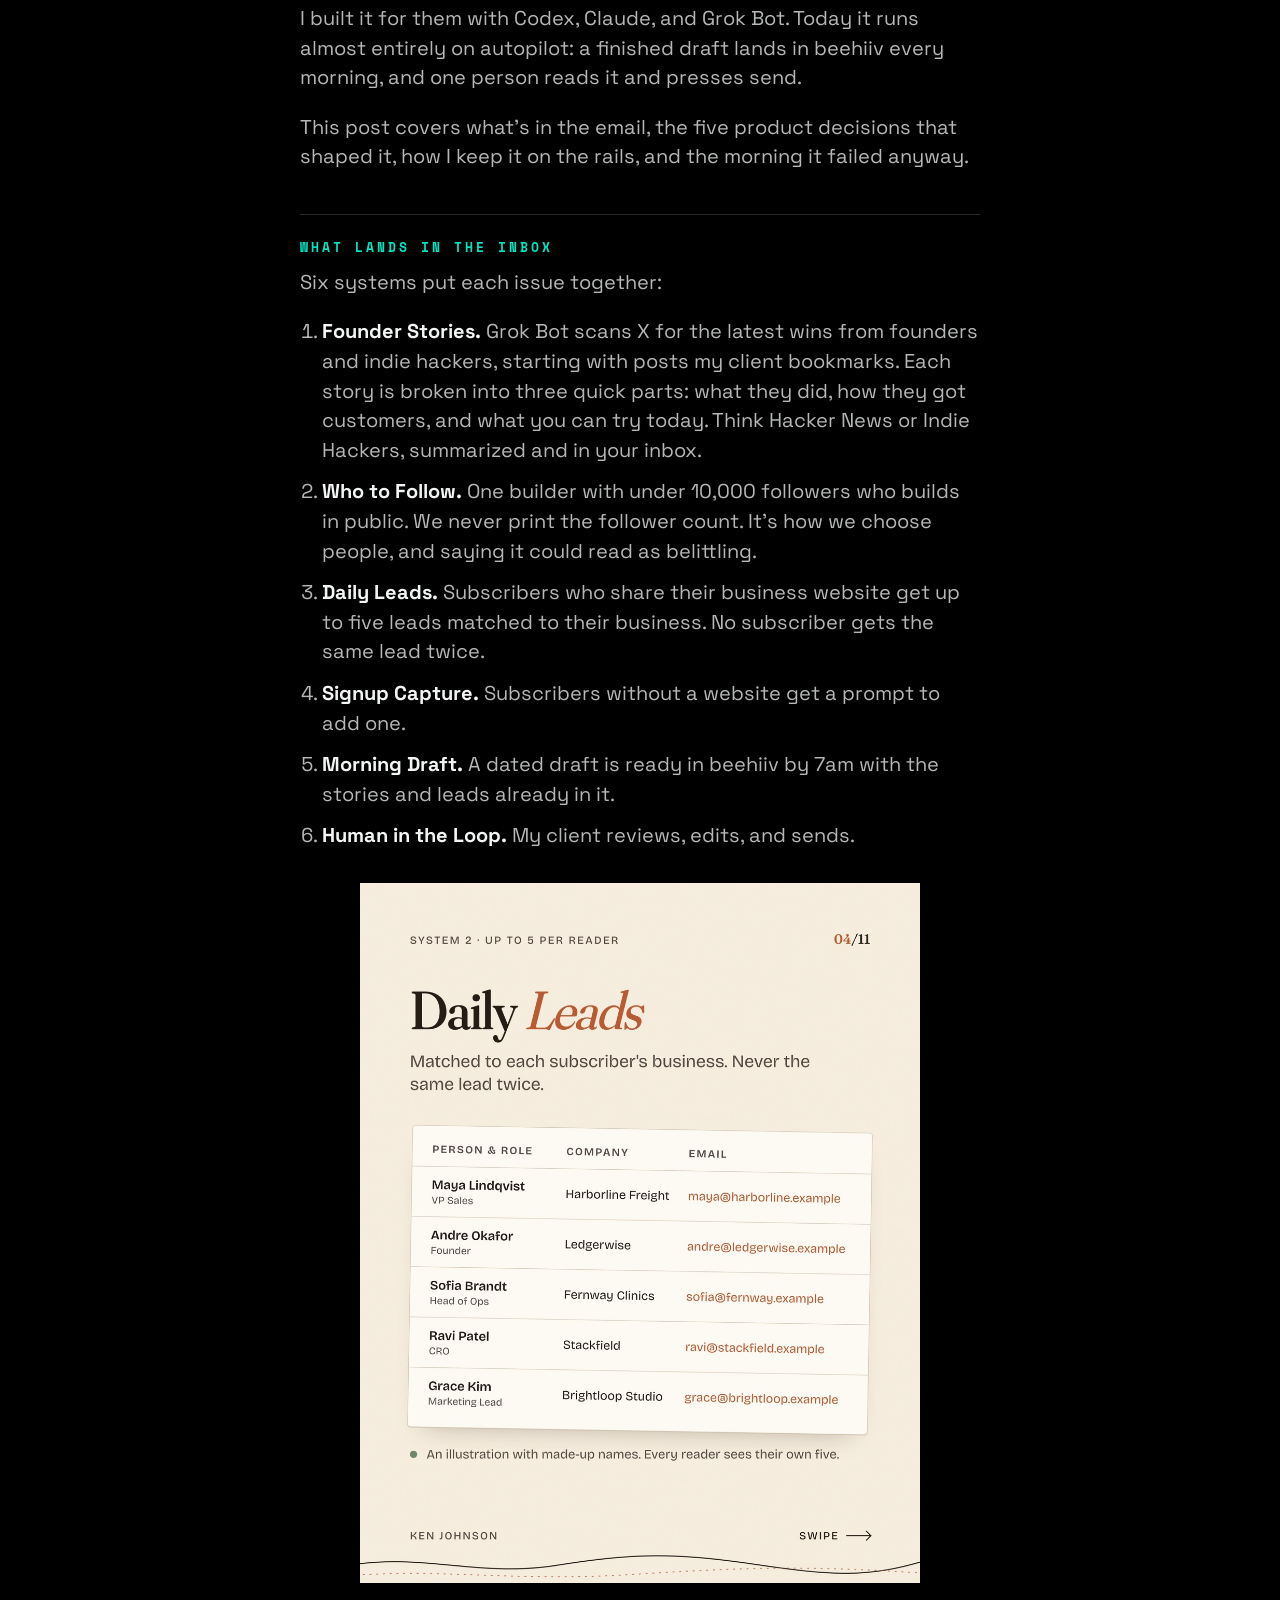
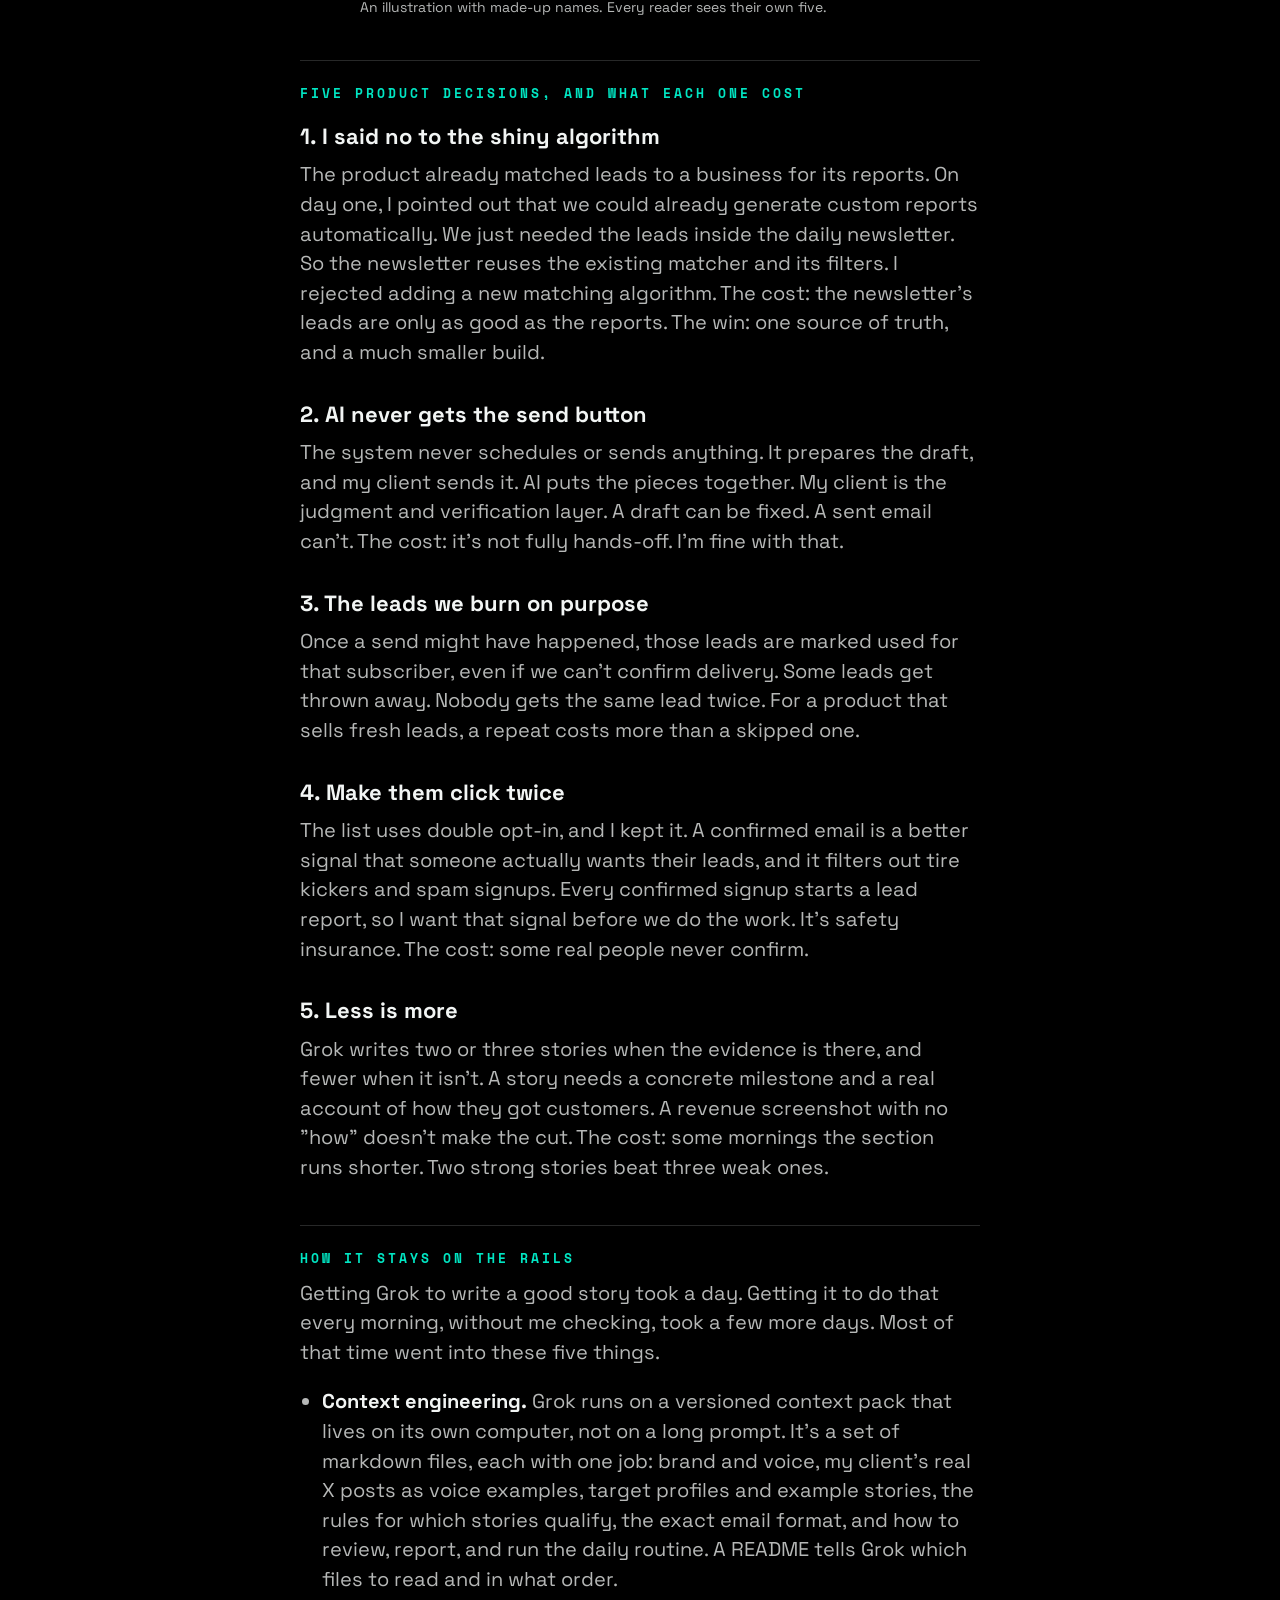
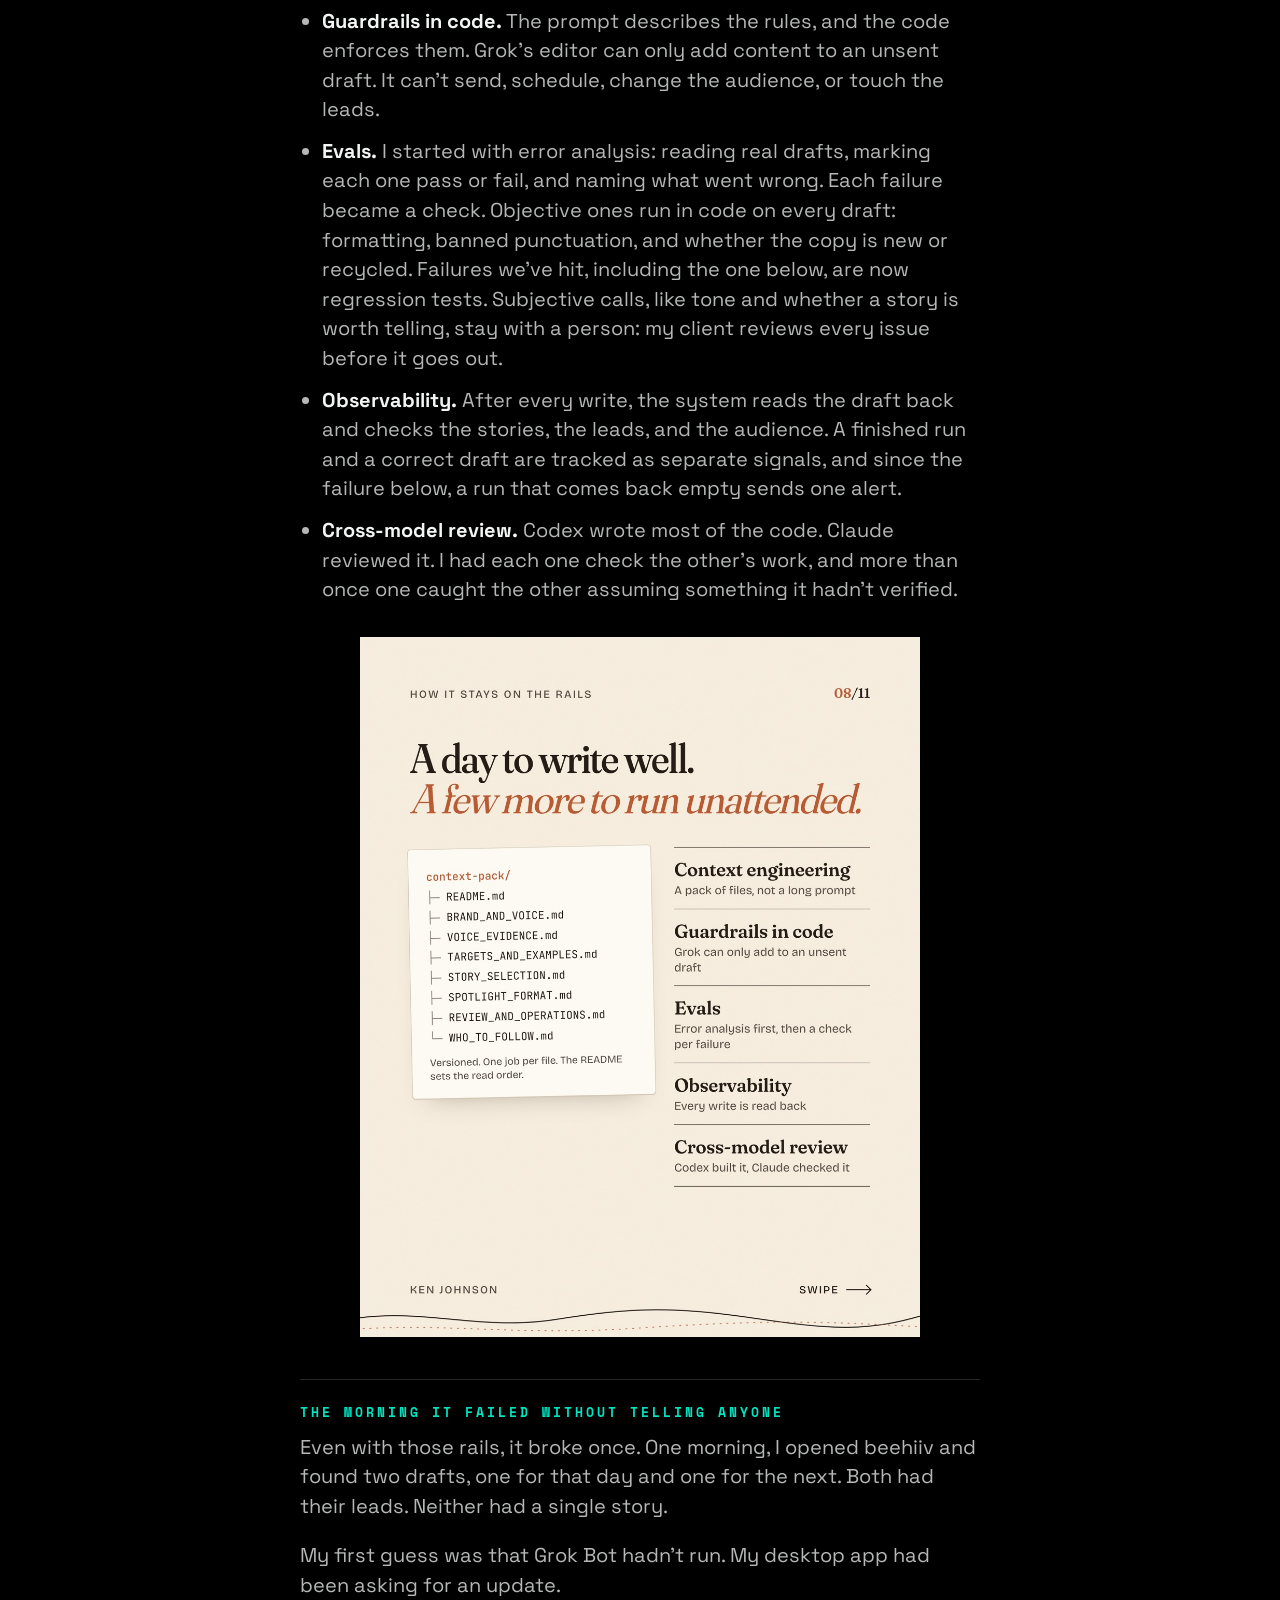
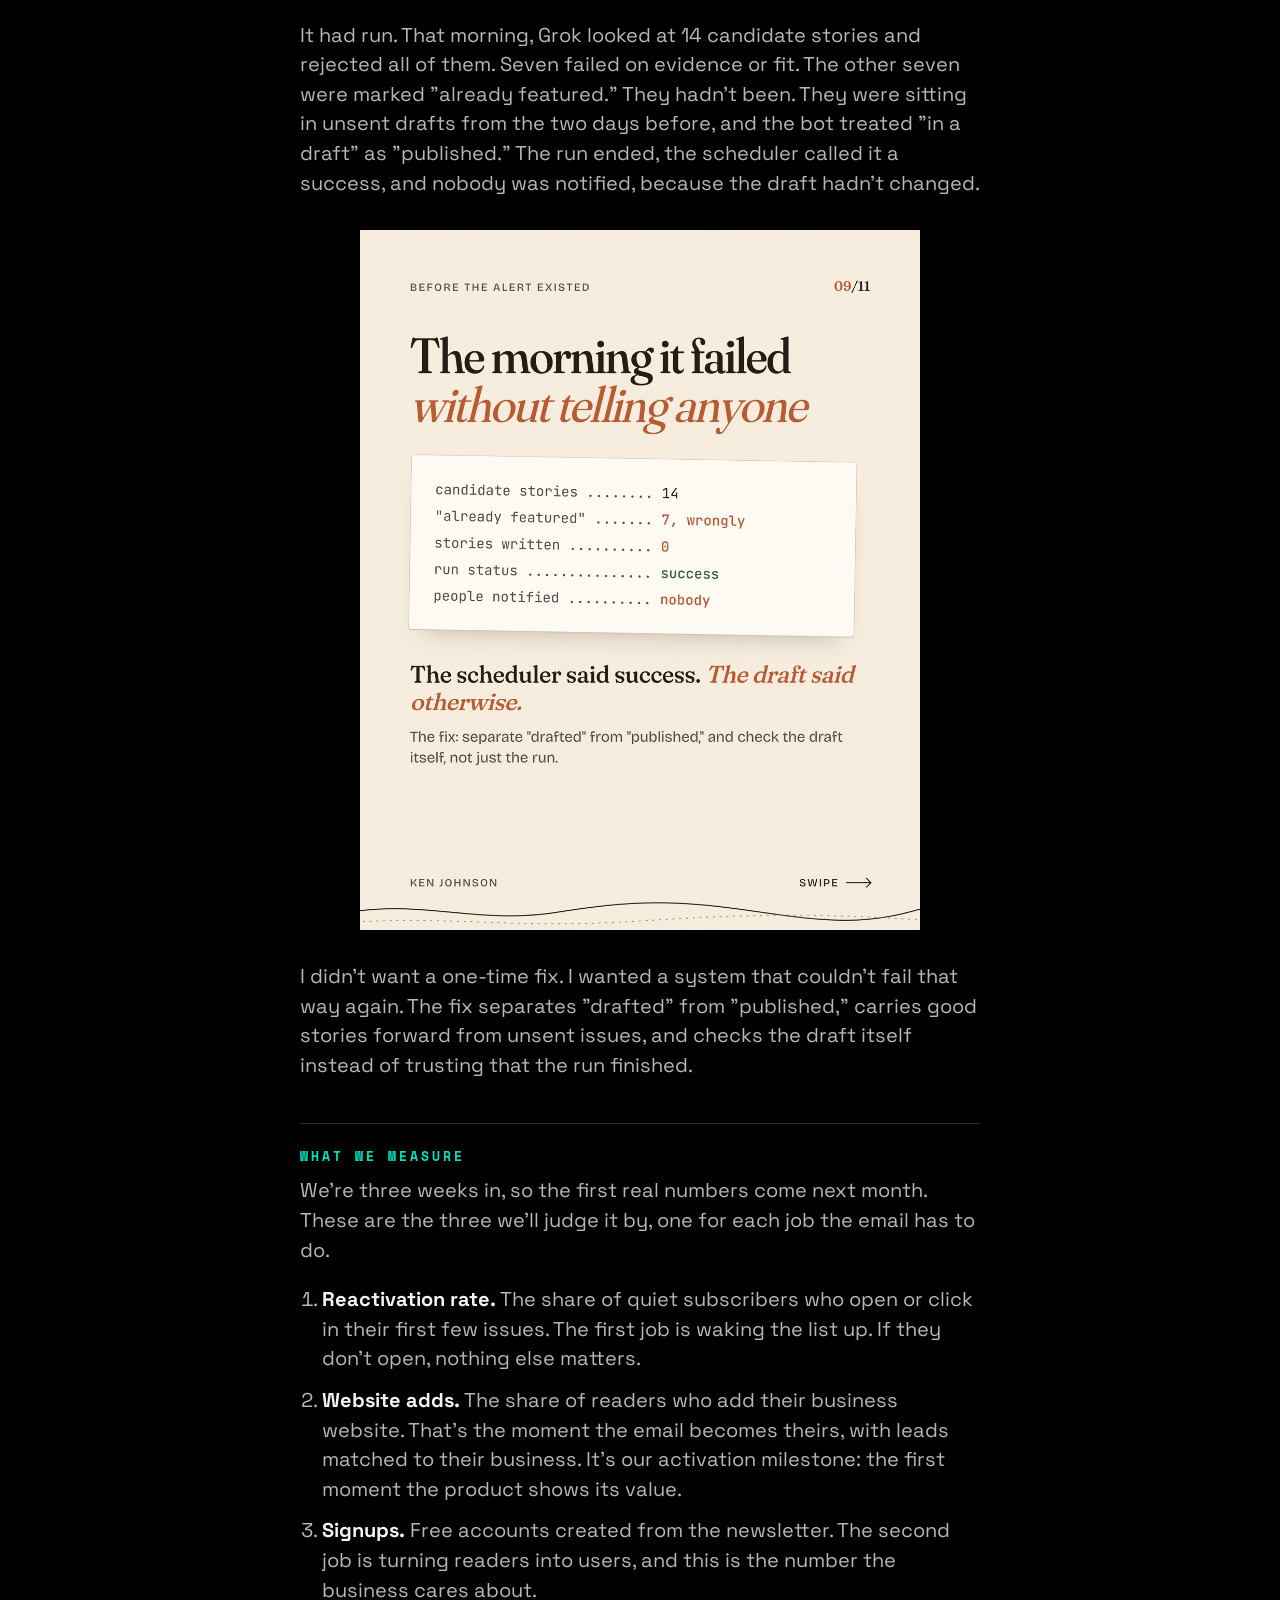
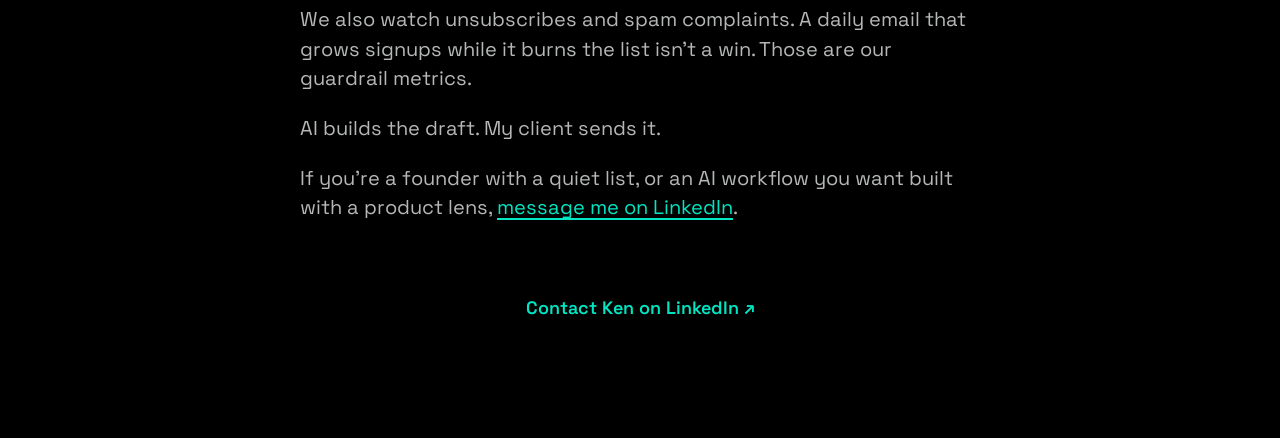
<file: writing/how-to-almost-fully-automate-a-b2b-newsletter.html>
<!doctype html>
<html lang="en">
  <head>
    <meta charset="utf-8">
    <meta name="viewport" content="width=device-width, initial-scale=1">
    <title>How to (almost) fully automate a B2B newsletter | Ken Johnson</title>
    <meta name="description" content="How Ken Johnson built a daily B2B newsletter that runs almost on autopilot with Grok, Codex, and Claude: 6 systems, 5 product decisions, and one silent failure.">
    <link rel="canonical" href="https://kennethjohnsontech.github.io/writing/how-to-almost-fully-automate-a-b2b-newsletter.html">
    <meta property="og:title" content="How to (almost) fully automate a B2B newsletter">
    <meta property="og:description" content="6 systems, 5 product decisions, and the morning it failed without telling anyone">
    <meta property="og:url" content="https://kennethjohnsontech.github.io/writing/how-to-almost-fully-automate-a-b2b-newsletter.html">
    <meta property="og:type" content="article">
    <meta property="og:image" content="https://kennethjohnsontech.github.io/images/writing/ai-newsletter/og.jpg">
    <meta property="og:image:width" content="1200">
    <meta property="og:image:height" content="630">
    <meta property="og:image:alt" content="How to (almost) fully automate a B2B newsletter, by Ken Johnson">
    <meta name="twitter:card" content="summary_large_image">
    <meta name="twitter:site" content="@Kenbuildsthings">
    <meta name="twitter:creator" content="@Kenbuildsthings">
    <meta name="twitter:image" content="https://kennethjohnsontech.github.io/images/writing/ai-newsletter/og.jpg">
    <meta name="twitter:image:alt" content="How to (almost) fully automate a B2B newsletter, by Ken Johnson">
    <link rel="icon" href="/favicon.ico" sizes="32x32">
    <link rel="icon" href="/icon-192.png" type="image/png" sizes="192x192">
    <link rel="apple-touch-icon" href="/apple-touch-icon.png">
    <meta property="article:published_time" content="2026-10-14">
    <script type="application/ld+json">
    {
      "@context": "https://schema.org",
      "@type": "BlogPosting",
      "@id": "https://kennethjohnsontech.github.io/writing/how-to-almost-fully-automate-a-b2b-newsletter.html#post",
      "headline": "How to (almost) fully automate a B2B newsletter",
      "url": "https://kennethjohnsontech.github.io/writing/how-to-almost-fully-automate-a-b2b-newsletter.html",
      "image": "https://kennethjohnsontech.github.io/images/writing/ai-newsletter/og.jpg",
      "datePublished": "2026-10-14",
      "author": {
        "@id": "https://kennethjohnsontech.github.io/#person"
      }
    }
    </script>
    <link rel="stylesheet" href="../styles.css">
  </head>
  <body>
    <div class="site-shell detail-shell">
      <nav class="side-nav" aria-label="Primary navigation">
        <a href="/">HOME</a>
        <a href="../work.html">WORK</a>
        <a href="../writing.html" aria-current="page">WRITING</a>
        <a href="https://kenjohnsonproductmanager.lovable.app/" title="Look around my office: an interactive portfolio">OFFICE ↗</a>
      </nav>

      <main class="detail-main">
        <a class="back-link" href="../writing.html">← Writing</a>
        <p class="work-meta detail-meta"><span>ESSAY</span><span>·</span><span>AI BUILD</span><span>·</span><strong>OCT 2026</strong></p>
        <h1>How to (almost) fully automate a B2B newsletter</h1>
        <p class="detail-summary">6 systems, 5 product decisions, and the morning it failed without telling anyone</p>
        <p class="case-byline">By Ken Johnson</p>

        <figure class="case-figure">
          <img src="../images/writing/ai-newsletter/cover.jpg" width="1600" height="1066" alt="Cover art for How to (almost) fully automate a B2B newsletter, with sample cards for a founder story, a list of daily leads, and a draft ready by 7:00 for a person to send.">
        </figure>

        <section class="case-stack" aria-label="Article">
          <article>
            <p>My client had 18,000 newsletter subscribers they hadn't emailed in a while.</p>
            <p>That's a big list to leave quiet. They wanted a daily email that would do two jobs: wake the list back up, and turn readers into users of their product, a B2B lead generation tool.</p>
            <p>The bet was simple. Useful stories every morning give people a reason to open. Personalized leads give them a reason to sign up.</p>
            <p>I built it for them with Codex, Claude, and Grok Bot. Today it runs almost entirely on autopilot: a finished draft lands in beehiiv every morning, and one person reads it and presses send.</p>
            <p>This post covers what's in the email, the five product decisions that shaped it, how I keep it on the rails, and the morning it failed anyway.</p>
          </article>
          <article>
            <h2>What lands in the inbox</h2>
            <p>Six systems put each issue together:</p>
            <ol>
              <li><strong>Founder Stories.</strong> Grok Bot scans X for the latest wins from founders and indie hackers, starting with posts my client bookmarks. Each story is broken into three quick parts: what they did, how they got customers, and what you can try today. Think Hacker News or Indie Hackers, summarized and in your inbox.</li>
              <li><strong>Who to Follow.</strong> One builder with under 10,000 followers who builds in public. We never print the follower count. It's how we choose people, and saying it could read as belittling.</li>
              <li><strong>Daily Leads.</strong> Subscribers who share their business website get up to five leads matched to their business. No subscriber gets the same lead twice.</li>
              <li><strong>Signup Capture.</strong> Subscribers without a website get a prompt to add one.</li>
              <li><strong>Morning Draft.</strong> A dated draft is ready in beehiiv by 7am with the stories and leads already in it.</li>
              <li><strong>Human in the Loop.</strong> My client reviews, edits, and sends.</li>
            </ol>
            <figure class="case-figure case-figure-slide">
              <img src="../images/writing/ai-newsletter/daily-leads.jpg" width="1080" height="1350" alt="A sample of the daily leads grid with made-up names, companies, and emails." loading="lazy">
              <figcaption>An illustration with made-up names. Every reader sees their own five.</figcaption>
            </figure>
          </article>
          <article>
            <h2>Five product decisions, and what each one cost</h2>
            <h3>1. I said no to the shiny algorithm</h3>
            <p>The product already matched leads to a business for its reports. On day one, I pointed out that we could already generate custom reports automatically. We just needed the leads inside the daily newsletter. So the newsletter reuses the existing matcher and its filters. I rejected adding a new matching algorithm. The cost: the newsletter's leads are only as good as the reports. The win: one source of truth, and a much smaller build.</p>
            <h3>2. AI never gets the send button</h3>
            <p>The system never schedules or sends anything. It prepares the draft, and my client sends it. AI puts the pieces together. My client is the judgment and verification layer. A draft can be fixed. A sent email can't. The cost: it's not fully hands-off. I'm fine with that.</p>
            <h3>3. The leads we burn on purpose</h3>
            <p>Once a send might have happened, those leads are marked used for that subscriber, even if we can't confirm delivery. Some leads get thrown away. Nobody gets the same lead twice. For a product that sells fresh leads, a repeat costs more than a skipped one.</p>
            <h3>4. Make them click twice</h3>
            <p>The list uses double opt-in, and I kept it. A confirmed email is a better signal that someone actually wants their leads, and it filters out tire kickers and spam signups. Every confirmed signup starts a lead report, so I want that signal before we do the work. It's safety insurance. The cost: some real people never confirm.</p>
            <h3>5. Less is more</h3>
            <p>Grok writes two or three stories when the evidence is there, and fewer when it isn't. A story needs a concrete milestone and a real account of how they got customers. A revenue screenshot with no "how" doesn't make the cut. The cost: some mornings the section runs shorter. Two strong stories beat three weak ones.</p>
          </article>
          <article>
            <h2>How it stays on the rails</h2>
            <p>Getting Grok to write a good story took a day. Getting it to do that every morning, without me checking, took a few more days. Most of that time went into these five things.</p>
            <ul>
              <li><strong>Context engineering.</strong> Grok runs on a versioned context pack that lives on its own computer, not on a long prompt. It's a set of markdown files, each with one job: brand and voice, my client's real X posts as voice examples, target profiles and example stories, the rules for which stories qualify, the exact email format, and how to review, report, and run the daily routine. A README tells Grok which files to read and in what order.</li>
              <li><strong>Guardrails in code.</strong> The prompt describes the rules, and the code enforces them. Grok's editor can only add content to an unsent draft. It can't send, schedule, change the audience, or touch the leads.</li>
              <li><strong>Evals.</strong> I started with error analysis: reading real drafts, marking each one pass or fail, and naming what went wrong. Each failure became a check. Objective ones run in code on every draft: formatting, banned punctuation, and whether the copy is new or recycled. Failures we've hit, including the one below, are now regression tests. Subjective calls, like tone and whether a story is worth telling, stay with a person: my client reviews every issue before it goes out.</li>
              <li><strong>Observability.</strong> After every write, the system reads the draft back and checks the stories, the leads, and the audience. A finished run and a correct draft are tracked as separate signals, and since the failure below, a run that comes back empty sends one alert.</li>
              <li><strong>Cross-model review.</strong> Codex wrote most of the code. Claude reviewed it. I had each one check the other's work, and more than once one caught the other assuming something it hadn't verified.</li>
            </ul>
            <figure class="case-figure case-figure-slide">
              <img src="../images/writing/ai-newsletter/rails.jpg" width="1080" height="1350" alt="The context pack file list next to the five rails: context engineering, guardrails in code, evals, observability, cross-model review." loading="lazy">
            </figure>
          </article>
          <article>
            <h2>The morning it failed without telling anyone</h2>
            <p>Even with those rails, it broke once. One morning, I opened beehiiv and found two drafts, one for that day and one for the next. Both had their leads. Neither had a single story.</p>
            <p>My first guess was that Grok Bot hadn't run. My desktop app had been asking for an update.</p>
            <p>It had run. That morning, Grok looked at 14 candidate stories and rejected all of them. Seven failed on evidence or fit. The other seven were marked "already featured." They hadn't been. They were sitting in unsent drafts from the two days before, and the bot treated "in a draft" as "published." The run ended, the scheduler called it a success, and nobody was notified, because the draft hadn't changed.</p>
            <figure class="case-figure case-figure-slide">
              <img src="../images/writing/ai-newsletter/failure.jpg" width="1080" height="1350" alt="A run log: 14 candidate stories, 7 wrongly marked already featured, 0 written, run status success, nobody notified." loading="lazy">
            </figure>
            <p>I didn't want a one-time fix. I wanted a system that couldn't fail that way again. The fix separates "drafted" from "published," carries good stories forward from unsent issues, and checks the draft itself instead of trusting that the run finished.</p>
          </article>
          <article>
            <h2>What we measure</h2>
            <p>We're three weeks in, so the first real numbers come next month. These are the three we'll judge it by, one for each job the email has to do.</p>
            <ol>
              <li><strong>Reactivation rate.</strong> The share of quiet subscribers who open or click in their first few issues. The first job is waking the list up. If they don't open, nothing else matters.</li>
              <li><strong>Website adds.</strong> The share of readers who add their business website. That's the moment the email becomes theirs, with leads matched to their business. It's our activation milestone: the first moment the product shows its value.</li>
              <li><strong>Signups.</strong> Free accounts created from the newsletter. The second job is turning readers into users, and this is the number the business cares about.</li>
            </ol>
            <p>We also watch unsubscribes and spam complaints. A daily email that grows signups while it burns the list isn't a win. Those are our guardrail metrics.</p>
            <p>AI builds the draft. My client sends it.</p>
            <p>If you're a founder with a quiet list, or an AI workflow you want built with a product lens, <a href="https://www.linkedin.com/in/kennethdjohnson/">message me on LinkedIn</a>.</p>
          </article>
        </section>

        <a class="cta-link detail-link detail-contact" href="https://www.linkedin.com/in/kennethdjohnson/">Contact Ken on LinkedIn ↗</a>
      </main>
    </div>
  </body>
</html>
</file>
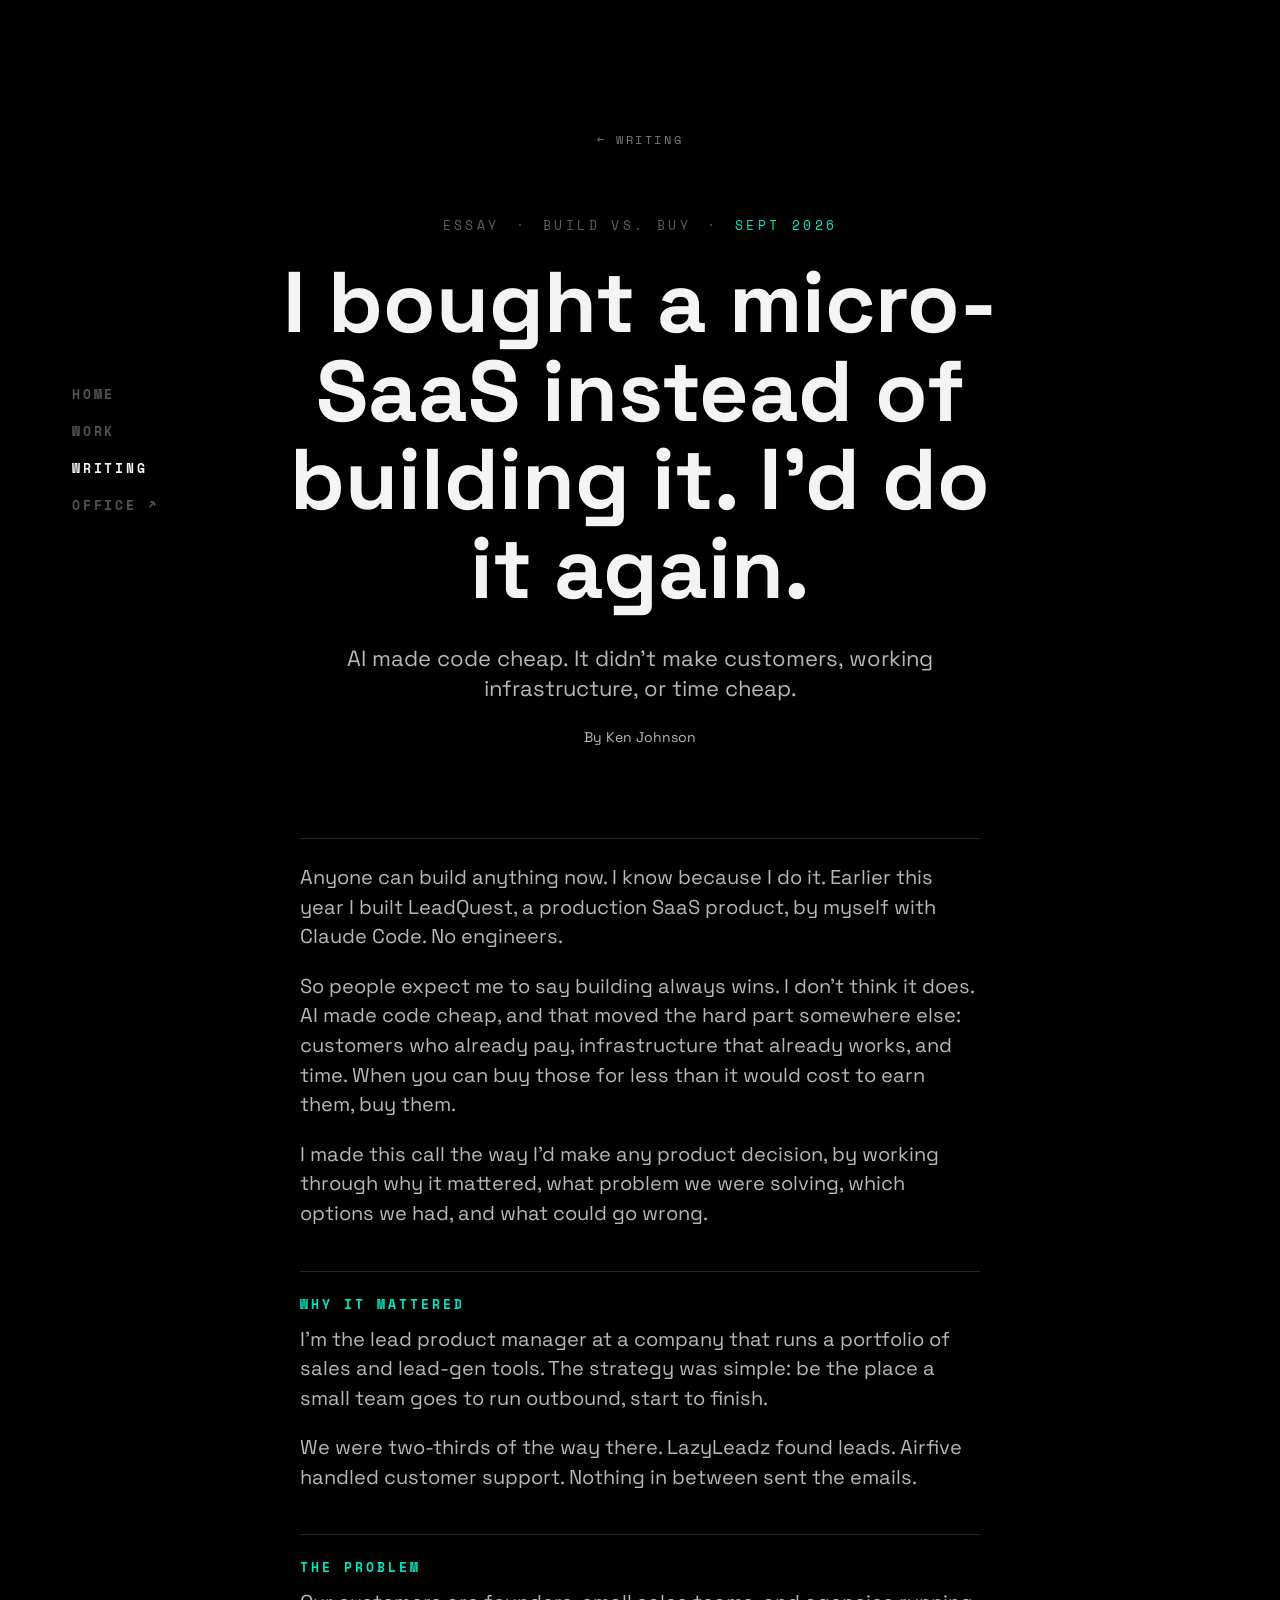
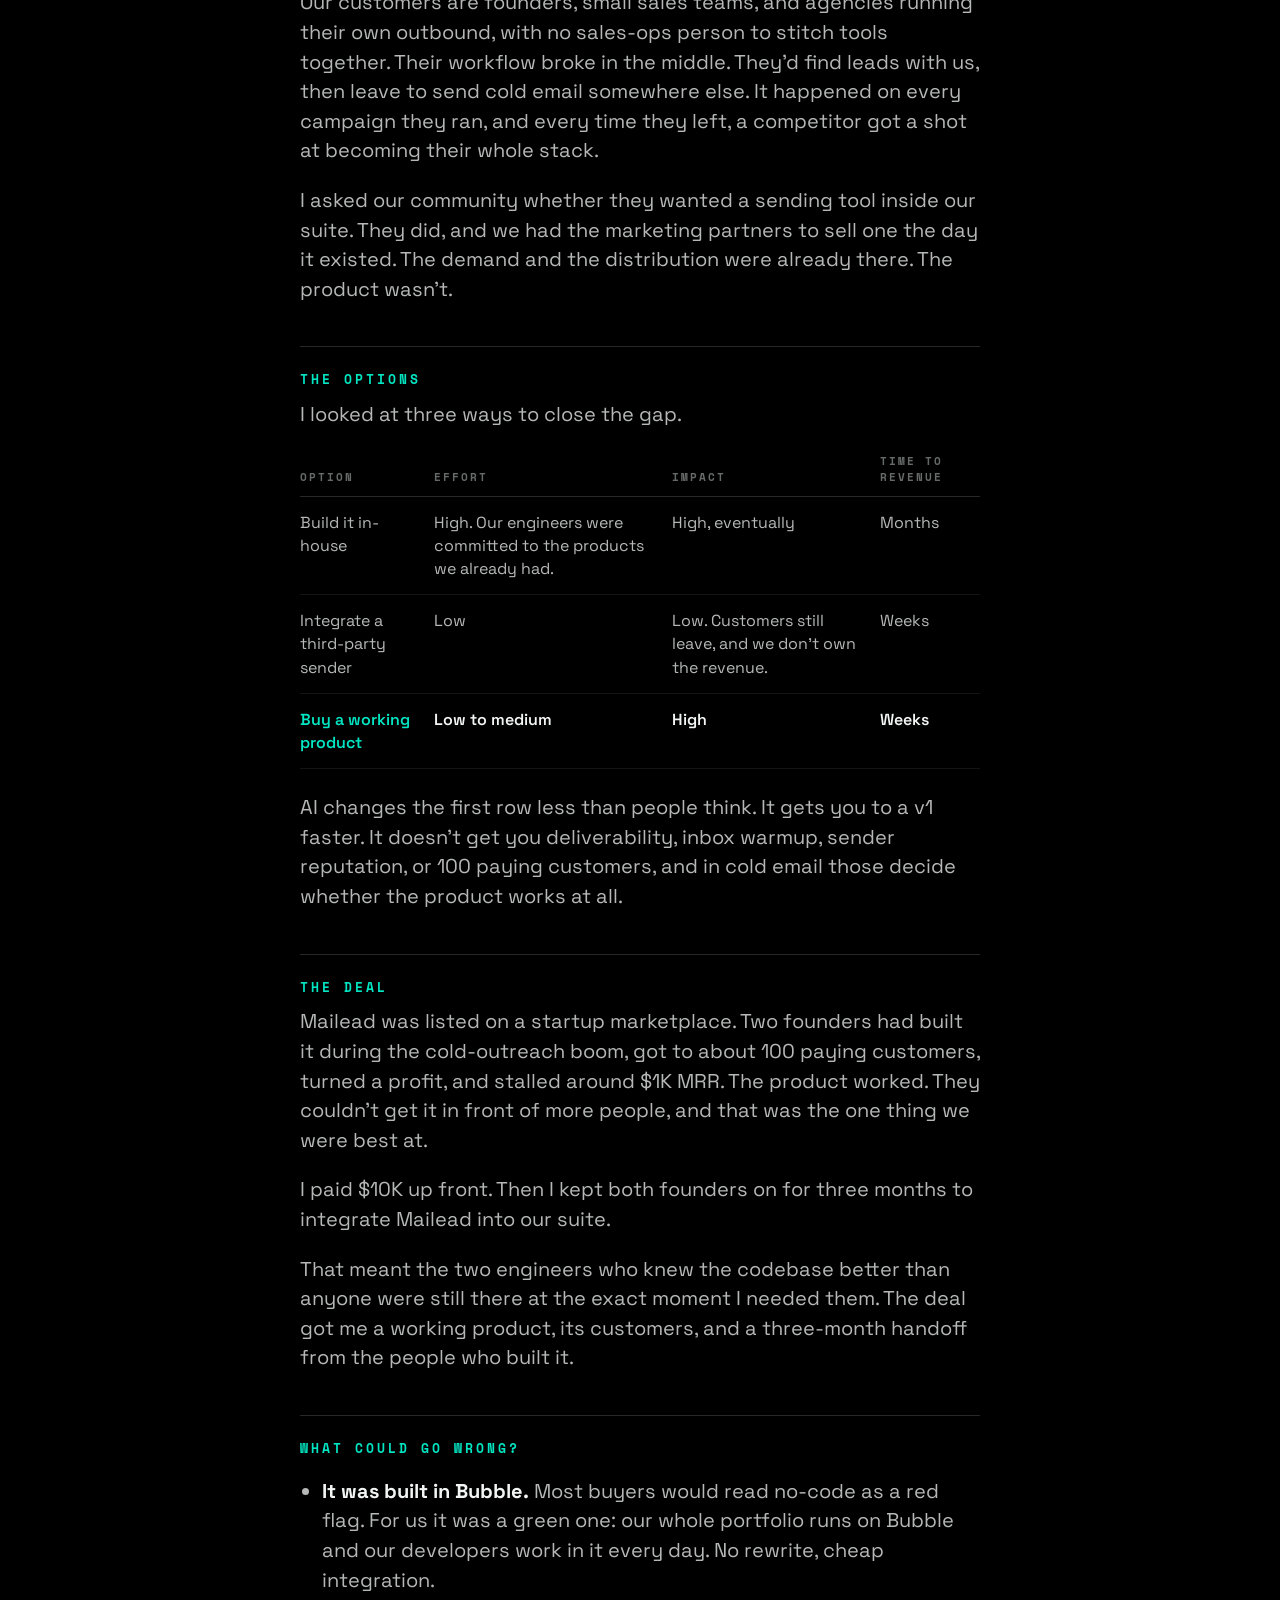
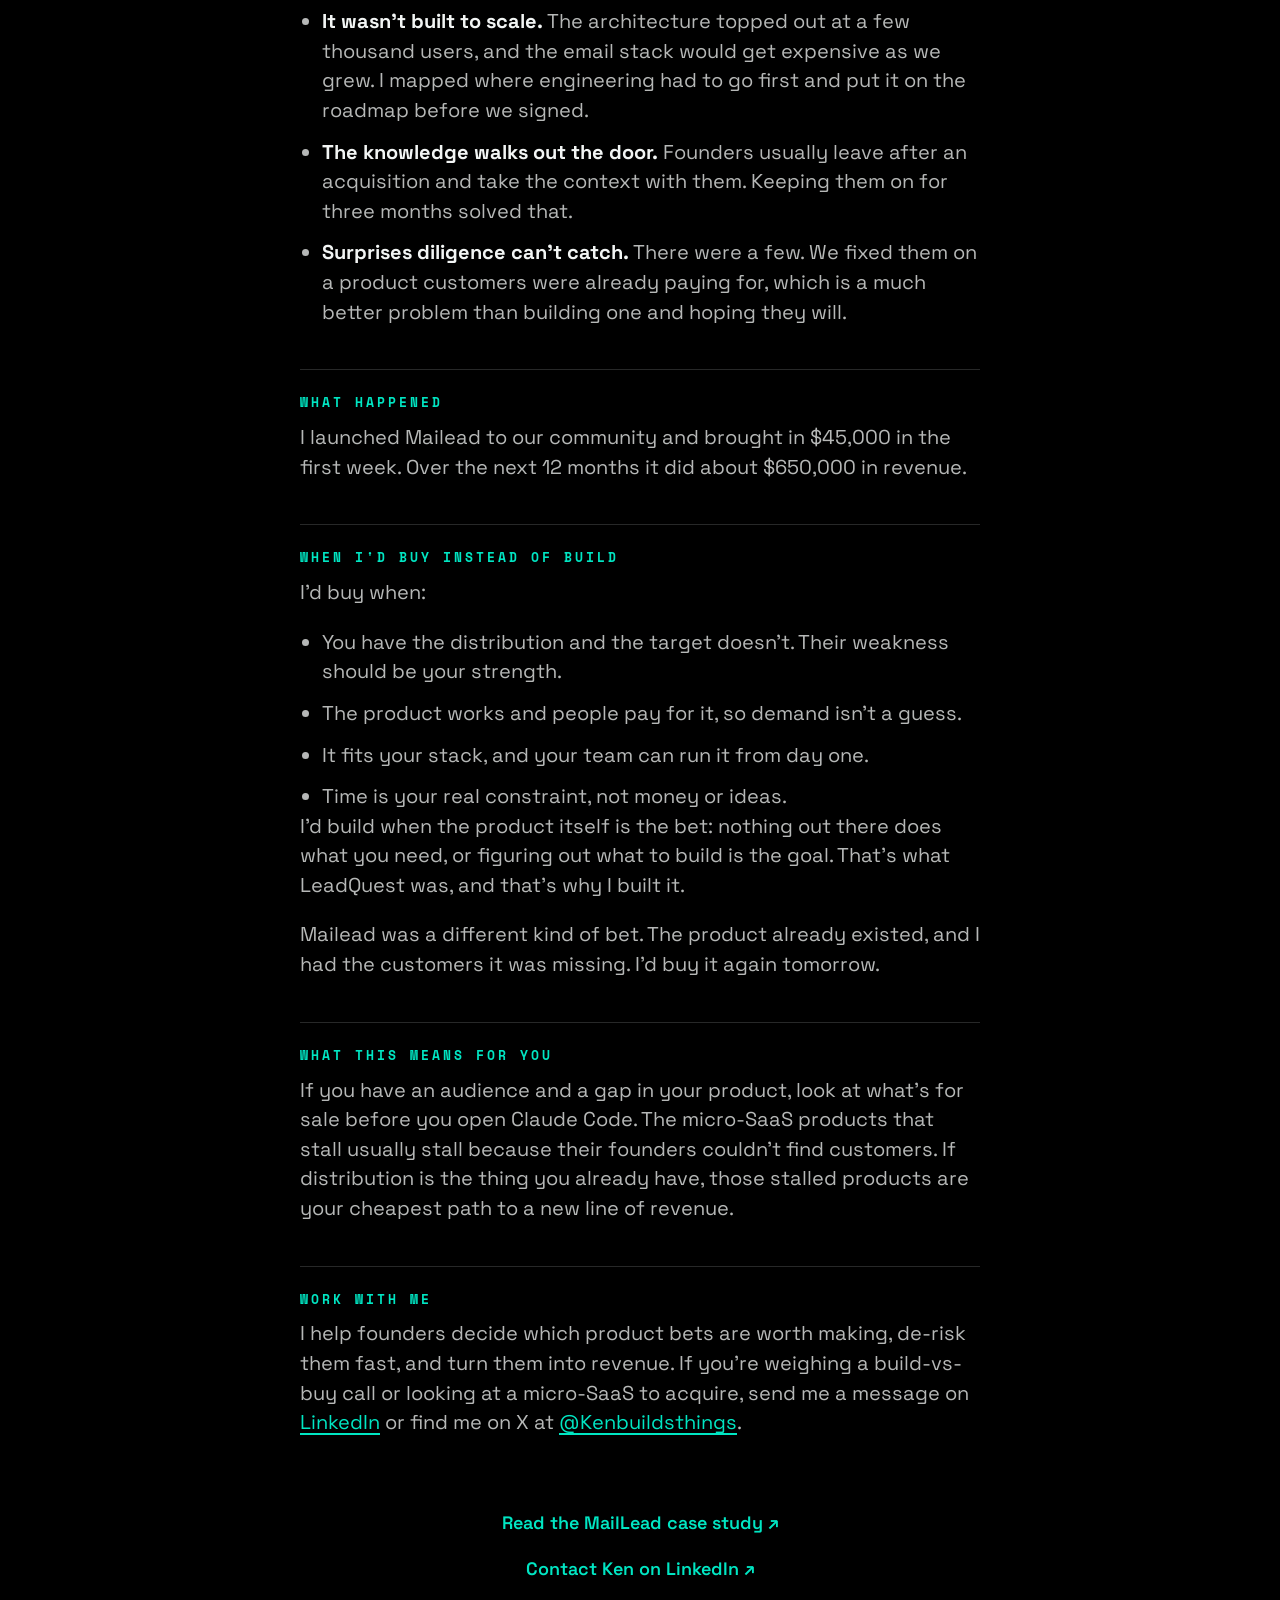
<file: writing/i-bought-a-micro-saas.html>
<!doctype html>
<html lang="en">
  <head>
    <meta charset="utf-8">
    <meta name="viewport" content="width=device-width, initial-scale=1">
    <title>I Bought a Micro-SaaS Instead of Building It | Ken Johnson</title>
    <meta name="description" content="Anyone can build anything with AI now. Ken Johnson explains why he still bought a working micro-SaaS instead of building it, and when buying beats building.">
    <link rel="canonical" href="https://kennethjohnsontech.github.io/writing/i-bought-a-micro-saas.html">
    <meta property="og:title" content="I bought a micro-SaaS instead of building it. I'd do it again.">
    <meta property="og:description" content="AI made code cheap. It didn't make customers, working infrastructure, or time cheap. A build-vs-buy call, walked through like a product decision.">
    <meta property="og:url" content="https://kennethjohnsontech.github.io/writing/i-bought-a-micro-saas.html">
    <meta property="og:type" content="article">
    <meta property="og:image" content="https://kennethjohnsontech.github.io/images/social/portfolio.png">
    <meta property="og:image:width" content="1200">
    <meta property="og:image:height" content="630">
    <meta property="og:image:alt" content="Ken Johnson's portfolio: product management, product strategy, and building software with AI.">
    <meta name="twitter:card" content="summary_large_image">
    <meta name="twitter:site" content="@Kenbuildsthings">
    <meta name="twitter:creator" content="@Kenbuildsthings">
    <link rel="icon" href="/favicon.ico" sizes="32x32">
    <link rel="icon" href="/icon-192.png" type="image/png" sizes="192x192">
    <link rel="apple-touch-icon" href="/apple-touch-icon.png">
    <meta property="article:published_time" content="2026-09-24">
    <script type="application/ld+json">
    {
      "@context": "https://schema.org",
      "@type": "BlogPosting",
      "@id": "https://kennethjohnsontech.github.io/writing/i-bought-a-micro-saas.html#post",
      "headline": "I Bought a Micro-SaaS Instead of Building It. I'd Do It Again.",
      "url": "https://kennethjohnsontech.github.io/writing/i-bought-a-micro-saas.html",
      "datePublished": "2026-09-24",
      "author": {
        "@id": "https://kennethjohnsontech.github.io/#person"
      }
    }
    </script>
    <link rel="stylesheet" href="../styles.css">
  </head>
  <body>
    <div class="site-shell detail-shell">
      <nav class="side-nav" aria-label="Primary navigation">
        <a href="/">HOME</a>
        <a href="../work.html">WORK</a>
        <a href="../writing.html" aria-current="page">WRITING</a>
        <a href="https://kenjohnsonproductmanager.lovable.app/" title="Look around my office: an interactive portfolio">OFFICE ↗</a>
      </nav>

      <main class="detail-main">
        <a class="back-link" href="../writing.html">← Writing</a>
        <p class="work-meta detail-meta"><span>ESSAY</span><span>·</span><span>BUILD VS. BUY</span><span>·</span><strong>SEPT 2026</strong></p>
        <h1>I bought a micro-SaaS instead of building it. I'd do it again.</h1>
        <p class="detail-summary">AI made code cheap. It didn't make customers, working infrastructure, or time cheap.</p>
        <p class="case-byline">By Ken Johnson</p>

        <section class="case-stack" aria-label="Article">
          <article>
            <p>Anyone can build anything now. I know because I do it. Earlier this year I built LeadQuest, a production SaaS product, by myself with Claude Code. No engineers.</p>
            <p>So people expect me to say building always wins. I don't think it does. AI made code cheap, and that moved the hard part somewhere else: customers who already pay, infrastructure that already works, and time. When you can buy those for less than it would cost to earn them, buy them.</p>
            <p>I made this call the way I'd make any product decision, by working through why it mattered, what problem we were solving, which options we had, and what could go wrong.</p>
          </article>
          <article>
            <h2>Why it mattered</h2>
            <p>I'm the lead product manager at a company that runs a portfolio of sales and lead-gen tools. The strategy was simple: be the place a small team goes to run outbound, start to finish.</p>
            <p>We were two-thirds of the way there. LazyLeadz found leads. Airfive handled customer support. Nothing in between sent the emails.</p>
          </article>
          <article>
            <h2>The problem</h2>
            <p>Our customers are founders, small sales teams, and agencies running their own outbound, with no sales-ops person to stitch tools together. Their workflow broke in the middle. They'd find leads with us, then leave to send cold email somewhere else. It happened on every campaign they ran, and every time they left, a competitor got a shot at becoming their whole stack.</p>
            <p>I asked our community whether they wanted a sending tool inside our suite. They did, and we had the marketing partners to sell one the day it existed. The demand and the distribution were already there. The product wasn't.</p>
          </article>
          <article>
            <h2>The options</h2>
            <p>I looked at three ways to close the gap.</p>
            <div class="case-table-wrap">
              <table class="case-table">
                <thead>
                  <tr><th scope="col">Option</th><th scope="col">Effort</th><th scope="col">Impact</th><th scope="col">Time to revenue</th></tr>
                </thead>
                <tbody>
                  <tr><td>Build it in-house</td><td>High. Our engineers were committed to the products we already had.</td><td>High, eventually</td><td>Months</td></tr>
                  <tr><td>Integrate a third-party sender</td><td>Low</td><td>Low. Customers still leave, and we don't own the revenue.</td><td>Weeks</td></tr>
                  <tr class="is-choice"><td>Buy a working product</td><td>Low to medium</td><td>High</td><td>Weeks</td></tr>
                </tbody>
              </table>
            </div>
            <p>AI changes the first row less than people think. It gets you to a v1 faster. It doesn't get you deliverability, inbox warmup, sender reputation, or 100 paying customers, and in cold email those decide whether the product works at all.</p>
          </article>
          <article>
            <h2>The deal</h2>
            <p>Mailead was listed on a startup marketplace. Two founders had built it during the cold-outreach boom, got to about 100 paying customers, turned a profit, and stalled around $1K MRR. The product worked. They couldn't get it in front of more people, and that was the one thing we were best at.</p>
            <p>I paid $10K up front. Then I kept both founders on for three months to integrate Mailead into our suite.</p>
            <p>That meant the two engineers who knew the codebase better than anyone were still there at the exact moment I needed them. The deal got me a working product, its customers, and a three-month handoff from the people who built it.</p>
          </article>
          <article>
            <h2>What could go wrong?</h2>
            <ul>
              <li><strong>It was built in Bubble.</strong> Most buyers would read no-code as a red flag. For us it was a green one: our whole portfolio runs on Bubble and our developers work in it every day. No rewrite, cheap integration.</li>
              <li><strong>It wasn't built to scale.</strong> The architecture topped out at a few thousand users, and the email stack would get expensive as we grew. I mapped where engineering had to go first and put it on the roadmap before we signed.</li>
              <li><strong>The knowledge walks out the door.</strong> Founders usually leave after an acquisition and take the context with them. Keeping them on for three months solved that.</li>
              <li><strong>Surprises diligence can't catch.</strong> There were a few. We fixed them on a product customers were already paying for, which is a much better problem than building one and hoping they will.</li>
            </ul>
          </article>
          <article>
            <h2>What happened</h2>
            <p>I launched Mailead to our community and brought in $45,000 in the first week. Over the next 12 months it did about $650,000 in revenue.</p>
          </article>
          <article>
            <h2>When I'd buy instead of build</h2>
            <p>I'd buy when:</p>
            <ul>
              <li>You have the distribution and the target doesn't. Their weakness should be your strength.</li>
              <li>The product works and people pay for it, so demand isn't a guess.</li>
              <li>It fits your stack, and your team can run it from day one.</li>
              <li>Time is your real constraint, not money or ideas.</li>
            </ul>
            <p>I'd build when the product itself is the bet: nothing out there does what you need, or figuring out what to build is the goal. That's what LeadQuest was, and that's why I built it.</p>
            <p>Mailead was a different kind of bet. The product already existed, and I had the customers it was missing. I'd buy it again tomorrow.</p>
          </article>
          <article>
            <h2>What this means for you</h2>
            <p>If you have an audience and a gap in your product, look at what's for sale before you open Claude Code. The micro-SaaS products that stall usually stall because their founders couldn't find customers. If distribution is the thing you already have, those stalled products are your cheapest path to a new line of revenue.</p>
          </article>
          <article>
            <h2>Work with me</h2>
            <p>I help founders decide which product bets are worth making, de-risk them fast, and turn them into revenue. If you're weighing a build-vs-buy call or looking at a micro-SaaS to acquire, send me a message on <a href="https://www.linkedin.com/in/kennethdjohnson/">LinkedIn</a> or find me on X at <a href="https://x.com/Kenbuildsthings">@Kenbuildsthings</a>.</p>
          </article>
        </section>

        <a class="cta-link detail-link" href="../work/maillead.html">Read the MailLead case study ↗</a>
        <a class="cta-link detail-contact" href="https://www.linkedin.com/in/kennethdjohnson/">Contact Ken on LinkedIn ↗</a>
      </main>
    </div>
  </body>
</html>
</file>
<file: styles.css>
@import url('https://fonts.googleapis.com/css2?family=Space+Grotesk:wght@400;500;600;700&family=Space+Mono:wght@400;700&display=swap');

:root {
  --accent: #00a98e;
  --accent-bright: #00e6c3;
  --accent-panel: #002f2a;
  --bg: #000000;
  --card: #0e1113;
  --card-2: #181d1f;
  --card-hairline: #272e30;
  --card-ink: #f2f5f4;
  --card-muted: #828c88;
  --ink: #f2f5f4;
  --ink-secondary: #b6b8b7;
  --ink-tertiary: #666b6a;
  --font-display: 'Space Grotesk', sans-serif;
  --font-mono: 'Space Mono', monospace;
  --page-pad-x: clamp(20px, 5vw, 72px);
  color-scheme: dark;
}

* {
  box-sizing: border-box;
}

html {
  min-height: 100%;
  background: var(--bg);
  scroll-behavior: smooth;
}

body {
  min-height: 100%;
  margin: 0;
  background: var(--bg);
  color: var(--ink);
  font-family: var(--font-display);
  letter-spacing: 0;
}

a {
  color: inherit;
  text-decoration: none;
}

a:focus-visible {
  outline: 2px solid var(--accent-bright);
  outline-offset: 6px;
}

.site-shell {
  position: relative;
  min-height: 100svh;
  overflow-x: hidden;
  background: #000;
}

.side-nav {
  position: fixed;
  left: 72px;
  top: 50%;
  z-index: 20;
  display: grid;
  gap: 20px;
  transform: translateY(-50%);
  font-family: var(--font-mono);
  font-size: 13px;
  font-weight: 700;
  letter-spacing: 2.8px;
  line-height: 1.3;
}

.side-nav a {
  color: rgba(242, 245, 244, 0.34);
  transition: color 180ms ease;
}

.side-nav a[aria-current='page'],
.side-nav a:hover {
  color: var(--ink);
}

.social-nav {
  position: fixed;
  top: 34px;
  right: 72px;
  z-index: 20;
  display: flex;
  gap: 24px;
  align-items: center;
}

.social-nav a {
  display: inline-grid;
  width: 20px;
  height: 20px;
  place-items: center;
  color: var(--ink);
  opacity: 0.92;
  transition: color 180ms ease, opacity 180ms ease;
}

.social-nav a:hover {
  color: var(--accent-bright);
  opacity: 1;
}

.social-nav svg {
  width: 19px;
  height: 19px;
  fill: none;
  stroke: currentColor;
  stroke-linecap: round;
  stroke-linejoin: round;
  stroke-width: 2;
}

.page-center {
  width: min(100%, 1000px);
  margin-inline: auto;
  padding-inline: var(--page-pad-x);
  text-align: center;
}

.mono-label {
  margin: 0;
  color: var(--accent-bright);
  font-family: var(--font-mono);
  font-size: 12px;
  font-weight: 700;
  letter-spacing: 3px;
  text-transform: uppercase;
}

.body-copy {
  margin: 0 auto;
  max-width: 560px;
  color: var(--ink-secondary);
  font-size: 22px;
  font-weight: 400;
  line-height: 1.45;
}

.cta-link {
  display: inline-flex;
  align-items: center;
  justify-content: center;
  color: var(--accent-bright);
  font-size: 18px;
  font-weight: 600;
  line-height: 1.2;
  transition: color 180ms ease;
}

.cta-link:hover {
  color: var(--ink);
}

@media (max-width: 900px) {
  .side-nav {
    position: absolute;
    top: 24px;
    left: 50%;
    grid-auto-flow: column;
    gap: 22px;
    transform: translateX(-50%);
    font-size: 11px;
    letter-spacing: 2.2px;
  }

  .social-nav {
    position: absolute;
    top: auto;
    right: auto;
    bottom: 24px;
    left: 50%;
    transform: translateX(-50%);
  }

  .body-copy {
    max-width: 520px;
    font-size: clamp(17px, 4.2vw, 20px);
  }
}

@media (max-width: 520px) {
  .side-nav {
    width: calc(100% - 32px);
    justify-content: space-between;
    gap: 0;
  }

  .page-center {
    padding-inline: 18px;
  }
}

.home-shell {
  min-height: 1024px;
}

.home-main {
  display: flex;
  min-height: 1024px;
  flex-direction: column;
  align-items: center;
  padding: 139px var(--page-pad-x) 118px;
  text-align: center;
}

.avatar-mark {
  display: grid;
  width: 70px;
  height: 70px;
  margin-bottom: 70px;
  place-items: center;
  border: 1px solid rgba(0, 230, 195, 0.16);
  border-radius: 50%;
  background:
    radial-gradient(circle at 50% 45%, rgba(242, 245, 244, 0.18), rgba(14, 17, 19, 0.8) 58%, rgba(0, 230, 195, 0.08) 100%);
  box-shadow:
    0 0 35px rgba(0, 230, 195, 0.16),
    0 0 78px rgba(0, 230, 195, 0.08);
  color: rgba(242, 245, 244, 0.58);
}

.avatar-mark svg {
  width: 30px;
  height: 30px;
  fill: none;
  stroke: currentColor;
  stroke-linecap: round;
  stroke-linejoin: round;
  stroke-width: 2;
}

.home-title {
  display: grid;
  gap: 4px;
  max-width: 920px;
  margin: 0 auto 42px;
  color: var(--ink);
  font-size: 62px;
  font-weight: 700;
  letter-spacing: 0;
  line-height: 1.16;
}

.home-title span {
  display: block;
}

.home-title mark {
  display: inline-block;
  margin-inline: 5px;
  padding: 0 10px 5px;
  border-radius: 6px;
  background: var(--accent-panel);
  color: var(--accent-bright);
}

.home-copy {
  display: grid;
  width: min(100%, 560px);
  gap: 27px;
  margin: 0 auto;
  color: var(--ink-secondary);
  font-size: 20px;
  font-weight: 400;
  line-height: 1.52;
}

.home-copy p {
  margin: 0;
}

.signature {
  width: 248px;
  height: auto;
  margin-top: 58px;
}

.home-contact {
  margin-top: 32px;
}

.detail-contact {
  display: flex;
  width: fit-content;
  margin: 24px auto 0;
}

@media (max-width: 900px) {
  .home-shell,
  .home-main {
    min-height: 100svh;
  }

  .home-main {
    justify-content: center;
    padding-block: 110px 96px;
  }

  .avatar-mark {
    width: 62px;
    height: 62px;
    margin-bottom: 42px;
  }

  .home-title {
    max-width: 650px;
    margin-bottom: 32px;
    font-size: clamp(42px, 10vw, 62px);
    line-height: 1.12;
  }

  .home-title mark {
    margin-block: 4px;
  }

  .signature {
    width: 210px;
    margin-top: 42px;
  }
}

@media (max-width: 520px) {
  .home-title {
    font-size: clamp(35px, 12vw, 48px);
  }

  .home-title span {
    display: inline;
  }
}

.work-shell {
  min-height: 1519px;
}

.work-main {
  width: min(100%, 1080px);
  margin-inline: auto;
  padding: 150px var(--page-pad-x) 139px;
  text-align: center;
}

.work-shell .side-nav {
  position: absolute;
  top: 430px;
  transform: none;
}

.work-header {
  margin-bottom: 82px;
}

.work-header h1 {
  margin: 18px 0 0;
  color: var(--ink);
  font-size: 46px;
  font-weight: 700;
  letter-spacing: 0;
  line-height: 1.12;
}

.work-entry {
  max-width: 900px;
  margin: 0 auto;
}

.work-entry + .work-entry {
  margin-top: 132px;
}

.work-entry-wide {
  max-width: 1000px;
}

.work-meta {
  display: flex;
  justify-content: center;
  gap: 16px;
  margin: 0 0 24px;
  color: rgba(242, 245, 244, 0.38);
  font-family: var(--font-mono);
  font-size: 13px;
  font-weight: 400;
  letter-spacing: 3.4px;
  line-height: 1.4;
  text-transform: uppercase;
}

.work-meta strong {
  color: var(--accent-bright);
  font-weight: 400;
}

.work-title {
  display: block;
  color: var(--ink);
  font-size: 56px;
  font-weight: 700;
  letter-spacing: 0;
  line-height: 1.1;
  transition: color 180ms ease;
}

.work-title:hover {
  color: var(--accent-bright);
}

.work-entry p:not(.work-meta) {
  max-width: 660px;
  margin: 28px auto 0;
  color: var(--ink-secondary);
  font-size: 20px;
  line-height: 1.35;
}

.work-cta {
  margin-top: 127px;
}

@media (max-width: 900px) {
  .work-shell {
    min-height: auto;
  }

  .work-shell .side-nav {
    top: 24px;
    left: 50%;
    transform: translateX(-50%);
  }

  .work-main {
    padding-block: 116px 96px;
  }

  .work-header {
    margin-bottom: 82px;
  }

  .work-header h1 {
    font-size: clamp(36px, 8vw, 46px);
  }

  .work-entry + .work-entry {
    margin-top: 105px;
  }

  .work-title {
    font-size: clamp(42px, 10vw, 62px);
  }

  .work-meta {
    flex-wrap: wrap;
    row-gap: 8px;
    font-size: 11px;
  }
}

.detail-shell {
  min-height: 100svh;
}

.detail-main {
  width: min(100%, 900px);
  margin-inline: auto;
  padding: 128px var(--page-pad-x) 120px;
  text-align: center;
}

.back-link {
  display: inline-flex;
  margin-bottom: 68px;
  color: rgba(242, 245, 244, 0.5);
  font-family: var(--font-mono);
  font-size: 12px;
  letter-spacing: 2.6px;
  text-transform: uppercase;
}

.back-link:hover {
  color: var(--accent-bright);
}

.detail-meta {
  margin-bottom: 24px;
}

.detail-main h1 {
  max-width: 920px;
  margin: 0 auto;
  color: var(--ink);
  font-size: clamp(56px, 7vw, 86px);
  font-weight: 700;
  letter-spacing: 0;
  line-height: 1.03;
}

.detail-summary {
  max-width: 660px;
  margin: 30px auto 0;
  color: var(--ink-secondary);
  font-size: 22px;
  line-height: 1.4;
}

.case-stack {
  display: grid;
  gap: 42px;
  max-width: 680px;
  margin: 92px auto 0;
  text-align: left;
}

.case-stack article {
  border-top: 1px solid rgba(242, 245, 244, 0.16);
  padding-top: 24px;
}

.case-stack h2 {
  margin: 0 0 12px;
  color: var(--accent-bright);
  font-family: var(--font-mono);
  font-size: 13px;
  font-weight: 700;
  letter-spacing: 3px;
  line-height: 1.3;
  text-transform: uppercase;
}

.case-stack p {
  margin: 0;
  color: var(--ink-secondary);
  font-size: 20px;
  line-height: 1.48;
}

.case-stack p + p {
  margin-top: 20px;
}

.case-stack a {
  color: var(--accent-bright);
  text-decoration: underline;
  text-underline-offset: 4px;
}

.case-byline {
  margin: 24px 0 0;
  color: var(--ink-secondary);
  font-size: 14px;
}

.case-figure {
  max-width: 800px;
  margin: 48px auto 0;
}

.case-figure img {
  display: block;
  width: 100%;
  height: auto;
}

.case-figure figcaption {
  margin-top: 14px;
  color: var(--ink-secondary);
  font-size: 14px;
  line-height: 1.5;
  text-align: left;
}

.detail-link {
  margin-top: 74px;
}

.case-stack ul,
.case-stack ol {
  margin: 20px 0 0;
  padding-left: 22px;
  color: var(--ink-secondary);
  font-size: 20px;
  line-height: 1.48;
}

.case-stack li + li {
  margin-top: 12px;
}

.case-stack strong {
  color: var(--ink);
}

.case-stack h3 {
  margin: 32px 0 10px;
  color: var(--ink);
  font-size: 22px;
  font-weight: 700;
  line-height: 1.3;
}

.case-stack h2 + h3 {
  margin-top: 20px;
}

.case-stack .case-figure {
  margin-top: 32px;
}

.case-stack .case-figure + p {
  margin-top: 32px;
}

.case-figure-slide {
  max-width: 560px;
}

.case-stack > article {
  min-width: 0;
}

.case-table-wrap {
  margin: 24px 0;
  overflow-x: auto;
}

.case-table {
  width: 100%;
  min-width: 520px;
  border-collapse: collapse;
  color: var(--ink-secondary);
  font-size: 16px;
  line-height: 1.45;
  text-align: left;
}

.case-table th {
  padding: 0 14px 10px 0;
  border-bottom: 1px solid rgba(242, 245, 244, 0.16);
  color: var(--ink-tertiary);
  font-family: var(--font-mono);
  font-size: 11px;
  font-weight: 700;
  letter-spacing: 2px;
  text-transform: uppercase;
  vertical-align: bottom;
}

.case-table td {
  padding: 14px 14px 14px 0;
  border-bottom: 1px solid rgba(242, 245, 244, 0.08);
  vertical-align: top;
}

.case-table .is-choice td {
  color: var(--ink);
  font-weight: 600;
}

.case-table .is-choice td:first-child {
  color: var(--accent-bright);
}

.slack-detail {
  width: min(100%, 1120px);
}

.slack-detail h1 {
  font-size: 72px;
}

.case-media {
  margin: 64px auto 0;
  max-width: 960px;
  text-align: left;
}

.case-media-heading {
  display: flex;
  flex-wrap: wrap;
  align-items: baseline;
  justify-content: space-between;
  gap: 12px;
  margin-bottom: 16px;
}

.case-media-heading h2 {
  margin: 0;
  font-size: 20px;
  letter-spacing: 0;
}

.case-media-heading span {
  color: var(--ink-secondary);
  font-size: 14px;
}

.case-video,
.case-deck {
  display: block;
  width: 100%;
  aspect-ratio: 16 / 9;
  border: 1px solid rgba(242, 245, 244, 0.16);
  background: #000;
}

.case-media-link {
  display: inline-block;
  margin-top: 16px;
  color: var(--accent-bright);
  font-size: 16px;
  text-decoration: underline;
  text-underline-offset: 4px;
}

.case-media-link + .case-media-link {
  margin-left: 24px;
}

@media (max-width: 600px) {
  .case-deck {
    min-height: 380px;
  }
}

@media (max-width: 900px) {
  .slack-detail h1 {
    font-size: 42px;
    overflow-wrap: anywhere;
  }

  .detail-main {
    padding-block: 112px 96px;
  }

  .back-link {
    margin-bottom: 52px;
  }

  .detail-main h1 {
    font-size: clamp(40px, 11vw, 62px);
  }

  .detail-summary,
  .case-stack p {
    font-size: 18px;
  }

  .case-stack {
    margin-top: 70px;
  }
}

.writing-shell {
  min-height: 100svh;
}

.writing-main {
  width: min(100%, 980px);
  margin-inline: auto;
  padding: 154px var(--page-pad-x) 118px;
  text-align: center;
}

.writing-main h1 {
  max-width: 900px;
  margin: 22px auto 0;
  color: var(--ink);
  font-size: clamp(48px, 6vw, 78px);
  font-weight: 700;
  letter-spacing: 0;
  line-height: 1.05;
}

.writing-list {
  display: grid;
  max-width: 720px;
  margin: 102px auto 0;
  border-top: 1px solid rgba(242, 245, 244, 0.16);
}

.writing-row {
  display: flex;
  align-items: center;
  justify-content: space-between;
  gap: 24px;
  border-bottom: 1px solid rgba(242, 245, 244, 0.16);
  padding: 26px 0;
  text-align: left;
}

.writing-row span {
  color: var(--ink);
  font-size: 22px;
  font-weight: 700;
}

.writing-row strong {
  color: var(--accent-bright);
  font-family: var(--font-mono);
  font-size: 12px;
  font-weight: 700;
  letter-spacing: 2.4px;
  text-transform: uppercase;
  white-space: nowrap;
}

.writing-row:hover strong {
  color: var(--ink);
}

@media (max-width: 700px) {
  .writing-main {
    padding-block: 116px 96px;
  }

  .writing-list {
    margin-top: 76px;
  }

  .writing-row {
    align-items: flex-start;
    flex-direction: column;
  }
}
</file>
